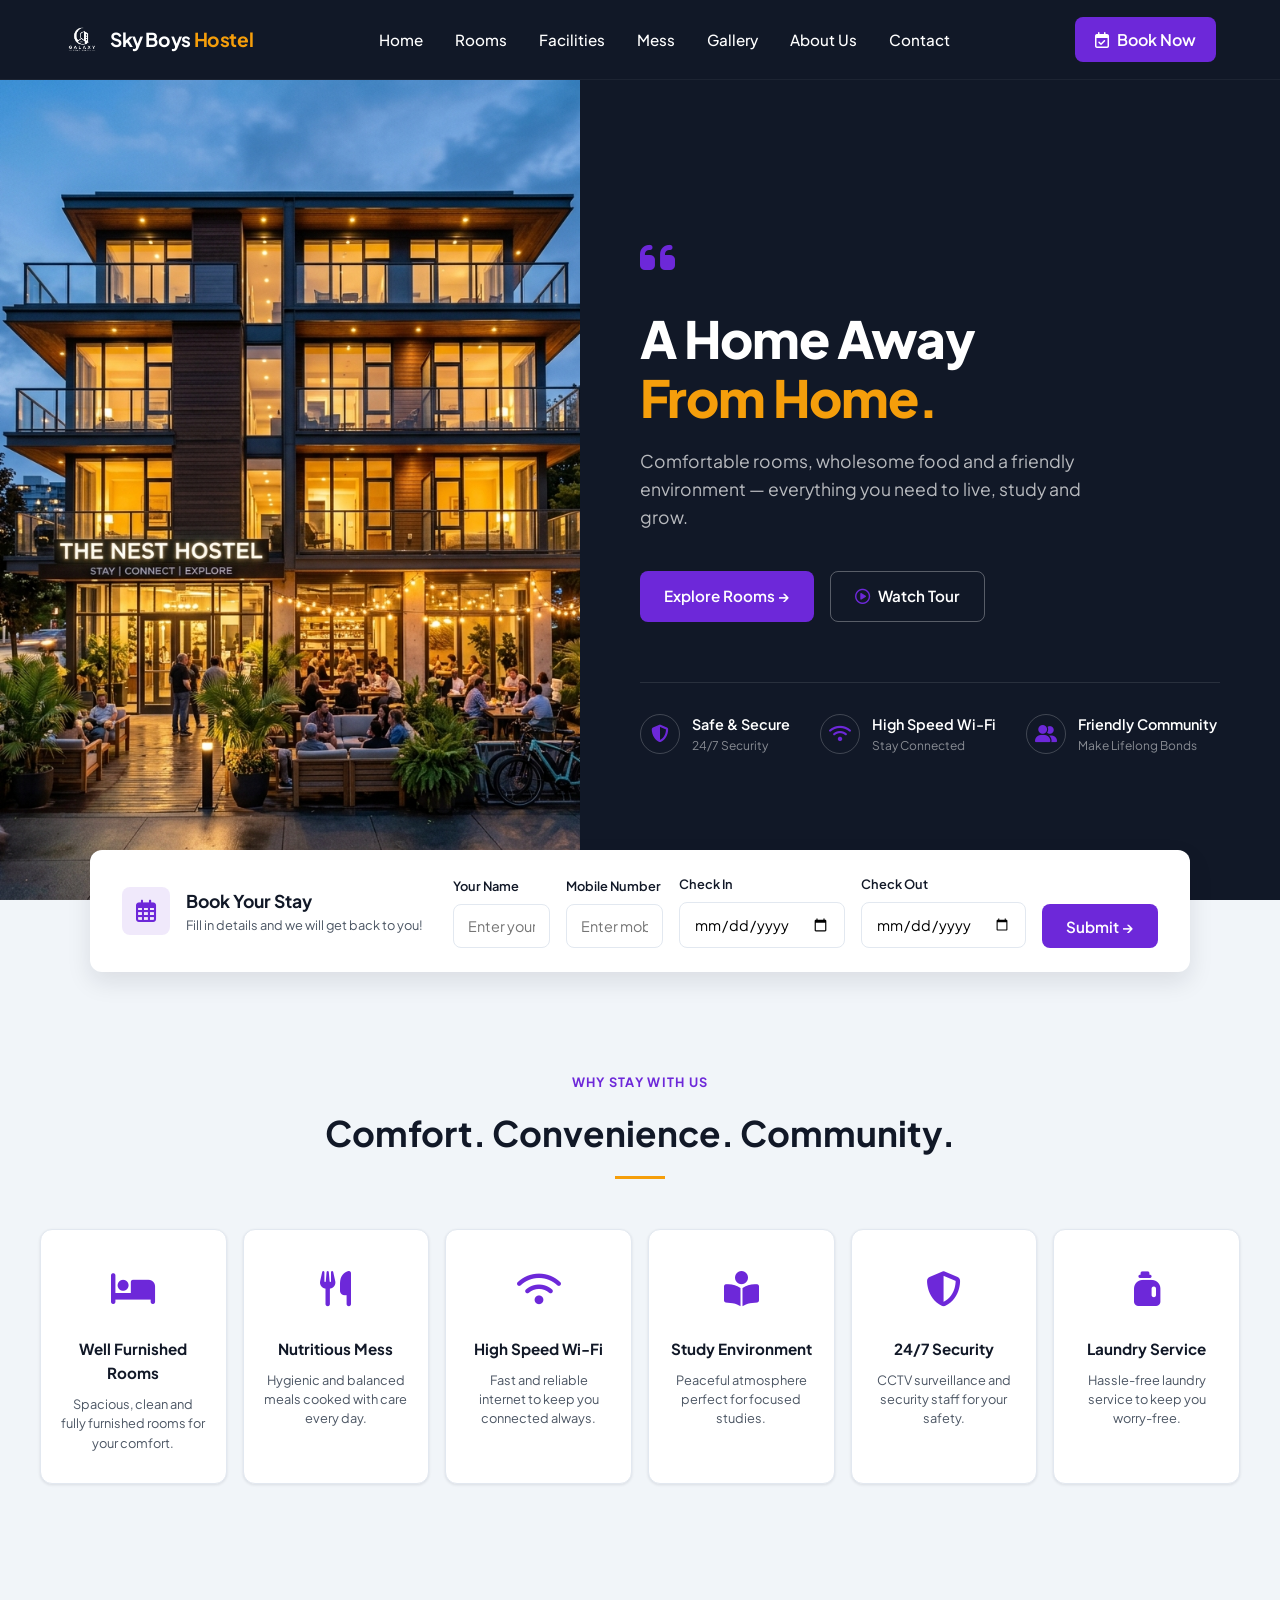
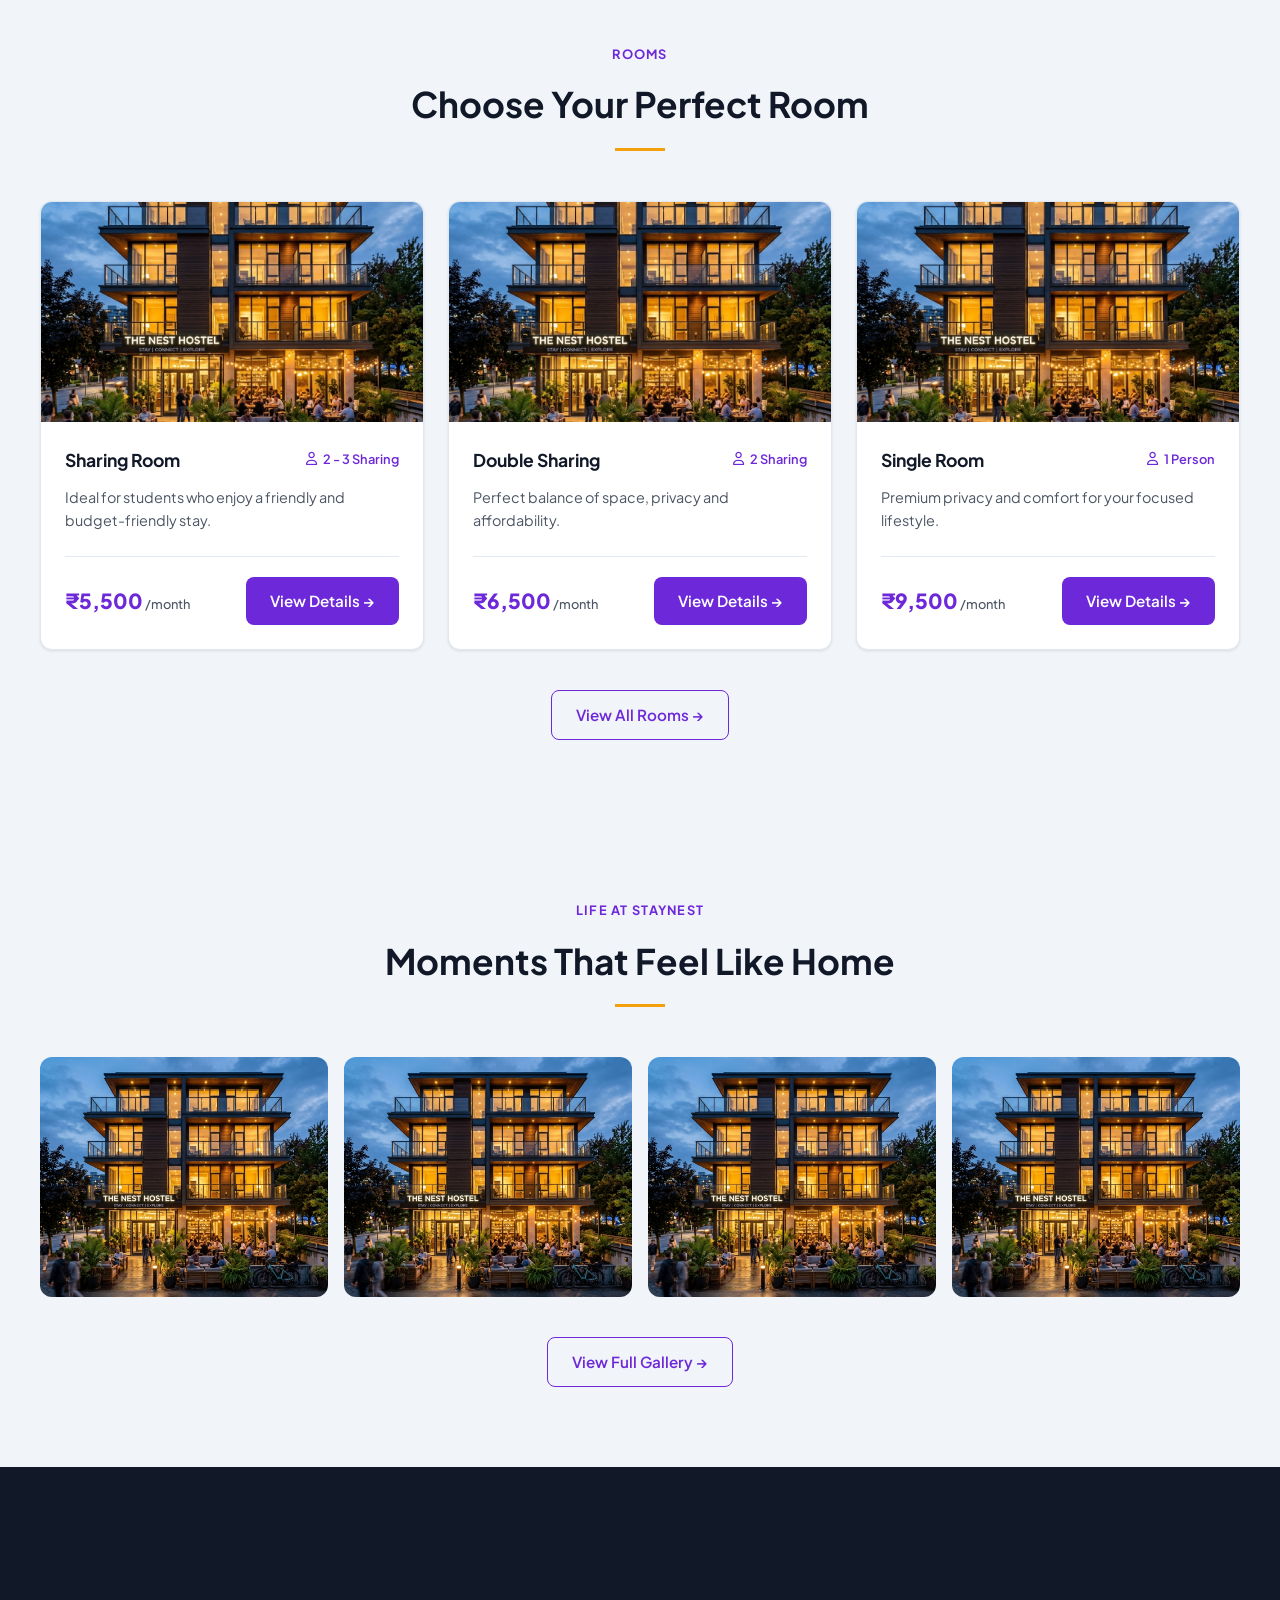
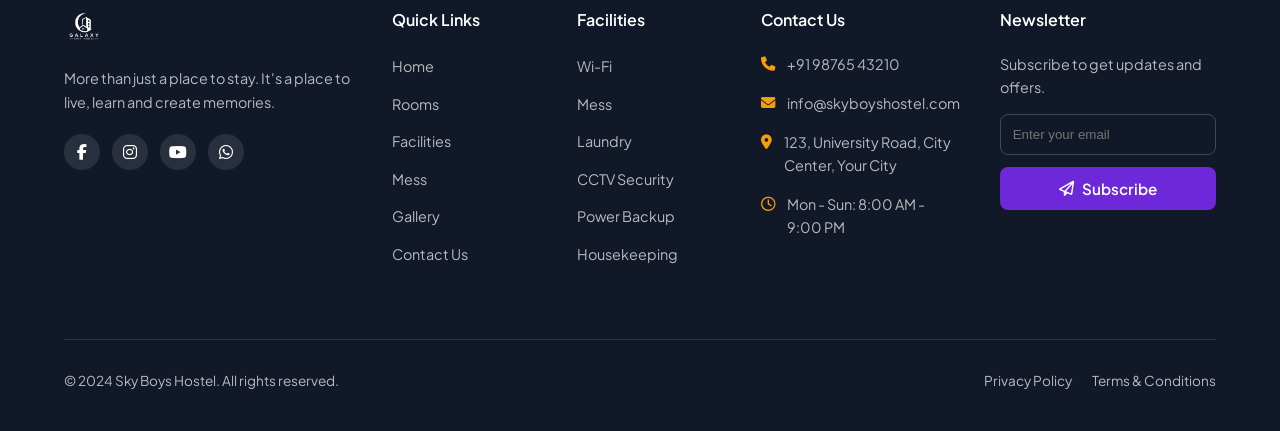
<file: index.html>
<!DOCTYPE html>
<html lang="en">
<head>
  <meta charset="UTF-8">
  <meta name="viewport" content="width=device-width, initial-scale=1.0">
  <title>Sky Boys Hostel</title>
  <!-- Fonts -->
  <link rel="preconnect" href="https://fonts.googleapis.com">
  <link rel="preconnect" href="https://fonts.gstatic.com" crossorigin>
  <link href="https://fonts.googleapis.com/css2?family=Plus+Jakarta+Sans:wght@400;500;600;700;800&display=swap" rel="stylesheet">
  <!-- Font Awesome -->
  <link rel="stylesheet" href="https://cdnjs.cloudflare.com/ajax/libs/font-awesome/6.4.0/css/all.min.css">
  <!-- Styles -->
  <link rel="stylesheet" href="static/css/style.css">
</head>
<body>

  <!-- NAVBAR -->
  <nav class="navbar" role="navigation">
    <div class="container nav-inner">
      <a href="index.html" class="nav-logo">
        <img src="static/images/Logo.png" alt="Sky Boys Hostel" class="nav-logo-img">
        <span class="nav-logo-text">Sky Boys <span>Hostel</span></span>
      </a>
      <ul class="nav-links">
        <li><a href="index.html" class="nav-link">Home</a></li>
        <li><a href="rooms.html" class="nav-link">Rooms</a></li>
        <li><a href="facilities.html" class="nav-link">Facilities</a></li>
        <li><a href="mess.html" class="nav-link">Mess</a></li>
        <li><a href="gallery.html" class="nav-link">Gallery</a></li>
        <li><a href="about.html" class="nav-link">About Us</a></li>
        <li><a href="contact.html" class="nav-link">Contact</a></li>
      </ul>
      <a href="rooms.html" class="nav-cta"><i class="fa-regular fa-calendar-check"></i> Book Now</a>
    </div>
  </nav>

  
<!-- HERO -->
<section class="hero">
  <div class="hero-image"></div>
  <div class="hero-content">
    <div class="hero-quote-icon"><i class="fa-solid fa-quote-left"></i></div>
    <h1 class="display hero-title">A Home Away<br><span class="text-gold">From Home.</span></h1>
    <p class="hero-subtitle">Comfortable rooms, wholesome food and a friendly environment — everything you need to live, study and grow.</p>
    <div class="hero-actions">
      <a href="rooms.html" class="btn btn-primary">Explore Rooms &rarr;</a>
      <a href="#" class="btn btn-outline-light"><i class="fa-regular fa-circle-play"></i> Watch Tour</a>
    </div>
    <div class="hero-badges">
      <div class="hero-badge">
        <div class="badge-icon"><i class="fa-solid fa-shield-halved"></i></div>
        <div class="badge-info"><h4>Safe &amp; Secure</h4><p>24/7 Security</p></div>
      </div>
      <div class="hero-badge">
        <div class="badge-icon"><i class="fa-solid fa-wifi"></i></div>
        <div class="badge-info"><h4>High Speed Wi-Fi</h4><p>Stay Connected</p></div>
      </div>
      <div class="hero-badge">
        <div class="badge-icon"><i class="fa-solid fa-user-group"></i></div>
        <div class="badge-info"><h4>Friendly Community</h4><p>Make Lifelong Bonds</p></div>
      </div>
    </div>
  </div>
</section>

<!-- BOOKING BAR -->
<div class="booking-bar-wrapper">
  <div class="booking-bar">
    <div class="booking-title">
      <div class="booking-icon"><i class="fa-regular fa-calendar-days"></i></div>
      <div>
        <h3>Book Your Stay</h3>
        <p>Fill in details and we will get back to you!</p>
      </div>
    </div>
    <form class="booking-form">
      <div class="form-col"><label>Your Name</label><input type="text" placeholder="Enter your name"></div>
      <div class="form-col"><label>Mobile Number</label><input type="tel" placeholder="Enter mobile number"></div>
      <div class="form-col"><label>Check In</label><input type="date"></div>
      <div class="form-col"><label>Check Out</label><input type="date"></div>
      <button type="button" class="btn btn-primary">Submit &rarr;</button>
    </form>
  </div>
</div>

<!-- FACILITIES -->
<section class="section facilities-section container">
  <div class="section-header">
    <span class="eyebrow">WHY STAY WITH US</span>
    <h2>Comfort. Convenience. Community.</h2>
    <div class="divider"></div>
  </div>
  <div class="facilities-grid">
    <div class="facility-card">
      <div class="facility-icon"><i class="fa-solid fa-bed"></i></div>
      <h3>Well Furnished Rooms</h3><p>Spacious, clean and fully furnished rooms for your comfort.</p>
    </div>
    <div class="facility-card">
      <div class="facility-icon"><i class="fa-solid fa-utensils"></i></div>
      <h3>Nutritious Mess</h3><p>Hygienic and balanced meals cooked with care every day.</p>
    </div>
    <div class="facility-card">
      <div class="facility-icon"><i class="fa-solid fa-wifi"></i></div>
      <h3>High Speed Wi-Fi</h3><p>Fast and reliable internet to keep you connected always.</p>
    </div>
    <div class="facility-card">
      <div class="facility-icon"><i class="fa-solid fa-book-open-reader"></i></div>
      <h3>Study Environment</h3><p>Peaceful atmosphere perfect for focused studies.</p>
    </div>
    <div class="facility-card">
      <div class="facility-icon"><i class="fa-solid fa-shield-halved"></i></div>
      <h3>24/7 Security</h3><p>CCTV surveillance and security staff for your safety.</p>
    </div>
    <div class="facility-card">
      <div class="facility-icon"><i class="fa-solid fa-jug-detergent"></i></div>
      <h3>Laundry Service</h3><p>Hassle-free laundry service to keep you worry-free.</p>
    </div>
  </div>
</section>

<!-- ROOMS -->
<section class="section container">
  <div class="section-header">
    <span class="eyebrow">ROOMS</span>
    <h2>Choose Your Perfect Room</h2>
    <div class="divider"></div>
  </div>
  <div class="rooms-grid">
    <div class="room-card">
      <img src="static/images/hero-bg.png" class="room-image" alt="Sharing Room">
      <div class="room-content">
        <div class="room-header"><h3>Sharing Room</h3><span class="room-capacity"><i class="fa-regular fa-user"></i> 2 - 3 Sharing</span></div>
        <p class="room-desc">Ideal for students who enjoy a friendly and budget-friendly stay.</p>
        <div class="room-footer"><div class="room-price">&#8377;5,500<span> /month</span></div><a href="#" class="btn btn-primary">View Details &rarr;</a></div>
      </div>
    </div>
    <div class="room-card">
      <img src="static/images/hero-bg.png" class="room-image" alt="Double Sharing">
      <div class="room-content">
        <div class="room-header"><h3>Double Sharing</h3><span class="room-capacity"><i class="fa-regular fa-user"></i> 2 Sharing</span></div>
        <p class="room-desc">Perfect balance of space, privacy and affordability.</p>
        <div class="room-footer"><div class="room-price">&#8377;6,500<span> /month</span></div><a href="#" class="btn btn-primary">View Details &rarr;</a></div>
      </div>
    </div>
    <div class="room-card">
      <img src="static/images/hero-bg.png" class="room-image" alt="Single Room">
      <div class="room-content">
        <div class="room-header"><h3>Single Room</h3><span class="room-capacity"><i class="fa-regular fa-user"></i> 1 Person</span></div>
        <p class="room-desc">Premium privacy and comfort for your focused lifestyle.</p>
        <div class="room-footer"><div class="room-price">&#8377;9,500<span> /month</span></div><a href="#" class="btn btn-primary">View Details &rarr;</a></div>
      </div>
    </div>
  </div>
  <div style="text-align:center;"><a href="rooms.html" class="btn btn-outline-purple">View All Rooms &rarr;</a></div>
</section>

<!-- GALLERY -->
<section class="section container">
  <div class="section-header">
    <span class="eyebrow">LIFE AT STAYNEST</span>
    <h2>Moments That Feel Like Home</h2>
    <div class="divider"></div>
  </div>
  <div class="gallery-grid">
    <div class="gallery-item"><img src="static/images/hero-bg.png" alt="Gallery"></div>
    <div class="gallery-item"><img src="static/images/hero-bg.png" alt="Gallery"></div>
    <div class="gallery-item"><img src="static/images/hero-bg.png" alt="Gallery"></div>
    <div class="gallery-item"><img src="static/images/hero-bg.png" alt="Gallery"></div>
  </div>
  <div style="text-align:center;"><a href="gallery.html" class="btn btn-outline-purple">View Full Gallery &rarr;</a></div>
</section>


  <!-- FOOTER -->
  <footer class="footer">
    <div class="container">
      <div class="footer-grid">
        <div class="footer-brand">
          <img src="static/images/Logo.png" alt="Sky Boys" class="nav-logo-img" style="height:40px;">
          <p>More than just a place to stay. It's a place to live, learn and create memories.</p>
          <div class="social-links">
            <a href="#"><i class="fa-brands fa-facebook-f"></i></a>
            <a href="#"><i class="fa-brands fa-instagram"></i></a>
            <a href="#"><i class="fa-brands fa-youtube"></i></a>
            <a href="#"><i class="fa-brands fa-whatsapp"></i></a>
          </div>
        </div>
        <div>
          <h4>Quick Links</h4>
          <ul class="footer-links">
            <li><a href="index.html">Home</a></li>
            <li><a href="rooms.html">Rooms</a></li>
            <li><a href="facilities.html">Facilities</a></li>
            <li><a href="mess.html">Mess</a></li>
            <li><a href="gallery.html">Gallery</a></li>
            <li><a href="contact.html">Contact Us</a></li>
          </ul>
        </div>
        <div>
          <h4>Facilities</h4>
          <ul class="footer-links">
            <li><a href="#">Wi-Fi</a></li>
            <li><a href="#">Mess</a></li>
            <li><a href="#">Laundry</a></li>
            <li><a href="#">CCTV Security</a></li>
            <li><a href="#">Power Backup</a></li>
            <li><a href="#">Housekeeping</a></li>
          </ul>
        </div>
        <div>
          <h4>Contact Us</h4>
          <ul class="footer-contact">
            <li><i class="fa-solid fa-phone"></i> +91 98765 43210</li>
            <li><i class="fa-solid fa-envelope"></i> info@skyboyshostel.com</li>
            <li><i class="fa-solid fa-location-dot"></i> 123, University Road, City Center, Your City</li>
            <li><i class="fa-regular fa-clock"></i> Mon - Sun: 8:00 AM - 9:00 PM</li>
          </ul>
        </div>
        <div>
          <h4>Newsletter</h4>
          <p style="font-size:0.9rem; margin-bottom:15px;">Subscribe to get updates and offers.</p>
          <form class="newsletter-form">
            <input type="email" placeholder="Enter your email" required>
            <button type="button" class="btn btn-primary" style="width:100%;"><i class="fa-regular fa-paper-plane"></i> Subscribe</button>
          </form>
        </div>
      </div>
      <div class="footer-bottom">
        <p>&copy; 2024 Sky Boys Hostel. All rights reserved.</p>
        <div class="footer-bottom-links">
          <a href="#">Privacy Policy</a>
          <a href="#">Terms &amp; Conditions</a>
        </div>
      </div>
    </div>
  </footer>

</body>
</html>
</file>
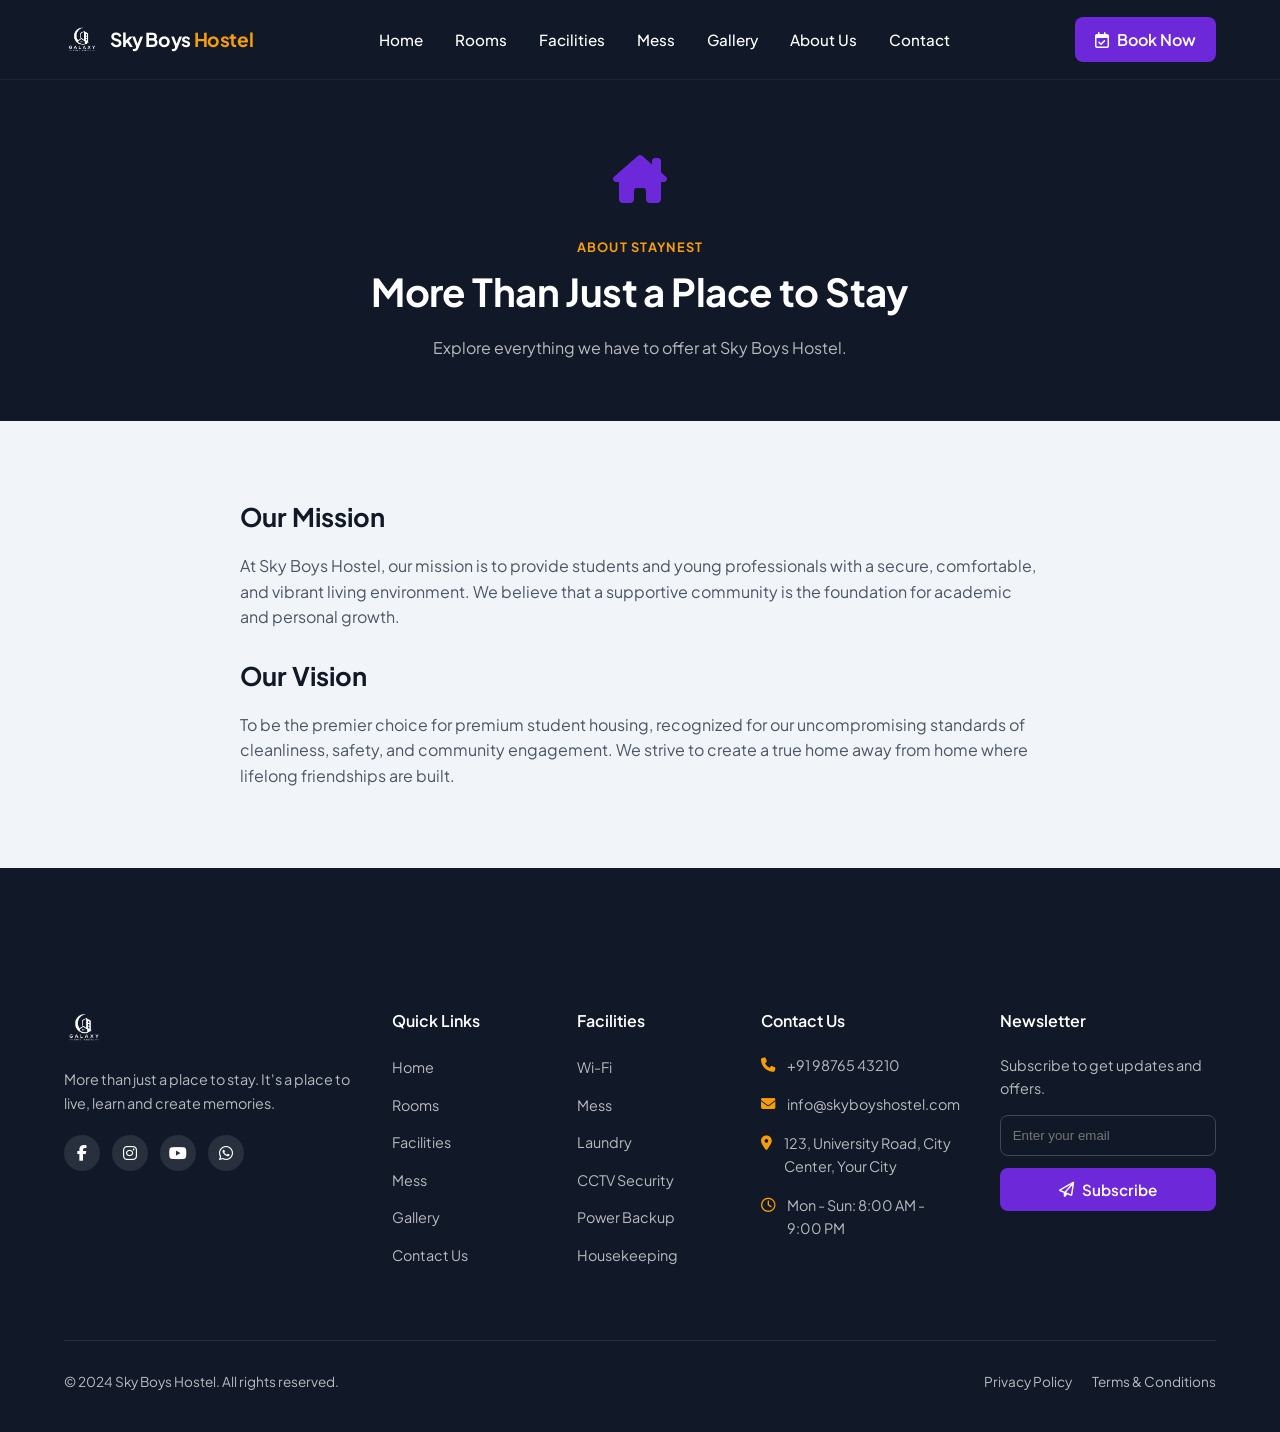
<file: about.html>
<!DOCTYPE html>
<html lang="en">
<head>
  <meta charset="UTF-8">
  <meta name="viewport" content="width=device-width, initial-scale=1.0">
  <title>Sky Boys Hostel</title>
  <!-- Fonts -->
  <link rel="preconnect" href="https://fonts.googleapis.com">
  <link rel="preconnect" href="https://fonts.gstatic.com" crossorigin>
  <link href="https://fonts.googleapis.com/css2?family=Plus+Jakarta+Sans:wght@400;500;600;700;800&display=swap" rel="stylesheet">
  <!-- Font Awesome -->
  <link rel="stylesheet" href="https://cdnjs.cloudflare.com/ajax/libs/font-awesome/6.4.0/css/all.min.css">
  <!-- Styles -->
  <link rel="stylesheet" href="static/css/style.css">
</head>
<body>

  <!-- NAVBAR -->
  <nav class="navbar" role="navigation">
    <div class="container nav-inner">
      <a href="index.html" class="nav-logo">
        <img src="static/images/Logo.png" alt="Sky Boys Hostel" class="nav-logo-img">
        <span class="nav-logo-text">Sky Boys <span>Hostel</span></span>
      </a>
      <ul class="nav-links">
        <li><a href="index.html" class="nav-link">Home</a></li>
        <li><a href="rooms.html" class="nav-link">Rooms</a></li>
        <li><a href="facilities.html" class="nav-link">Facilities</a></li>
        <li><a href="mess.html" class="nav-link">Mess</a></li>
        <li><a href="gallery.html" class="nav-link">Gallery</a></li>
        <li><a href="about.html" class="nav-link">About Us</a></li>
        <li><a href="contact.html" class="nav-link">Contact</a></li>
      </ul>
      <a href="rooms.html" class="nav-cta"><i class="fa-regular fa-calendar-check"></i> Book Now</a>
    </div>
  </nav>

  
<section class="section" style="background: var(--navy-900); padding-top: calc(var(--nav-h) + 60px); padding-bottom: 60px; text-align: center; color: #fff;">
  <div class="container">
    <div style="font-size: 3rem; color: var(--purple); margin-bottom: 20px;"><i class="fa-solid fa-house-chimney"></i></div>
    <span class="eyebrow" style="color: var(--gold); display: block; text-align: center; margin: 0 auto 12px;">ABOUT STAYNEST</span>
    <h1 class="heading-1">More Than Just a Place to Stay</h1>
    <p style="color: rgba(255,255,255,0.7); max-width: 600px; margin: 20px auto 0;">Explore everything we have to offer at Sky Boys Hostel.</p>
  </div>
</section>
<section class="section container" style="max-width: 800px;">
  <h2 class="heading-2" style="margin-bottom: 20px;">Our Mission</h2>
  <p style="color: var(--text-2); margin-bottom: 30px;">At Sky Boys Hostel, our mission is to provide students and young professionals with a secure, comfortable, and vibrant living environment. We believe that a supportive community is the foundation for academic and personal growth.</p>
  <h2 class="heading-2" style="margin-bottom: 20px;">Our Vision</h2>
  <p style="color: var(--text-2);">To be the premier choice for premium student housing, recognized for our uncompromising standards of cleanliness, safety, and community engagement. We strive to create a true home away from home where lifelong friendships are built.</p>
</section>


  <!-- FOOTER -->
  <footer class="footer">
    <div class="container">
      <div class="footer-grid">
        <div class="footer-brand">
          <img src="static/images/Logo.png" alt="Sky Boys" class="nav-logo-img" style="height:40px;">
          <p>More than just a place to stay. It's a place to live, learn and create memories.</p>
          <div class="social-links">
            <a href="#"><i class="fa-brands fa-facebook-f"></i></a>
            <a href="#"><i class="fa-brands fa-instagram"></i></a>
            <a href="#"><i class="fa-brands fa-youtube"></i></a>
            <a href="#"><i class="fa-brands fa-whatsapp"></i></a>
          </div>
        </div>
        <div>
          <h4>Quick Links</h4>
          <ul class="footer-links">
            <li><a href="index.html">Home</a></li>
            <li><a href="rooms.html">Rooms</a></li>
            <li><a href="facilities.html">Facilities</a></li>
            <li><a href="mess.html">Mess</a></li>
            <li><a href="gallery.html">Gallery</a></li>
            <li><a href="contact.html">Contact Us</a></li>
          </ul>
        </div>
        <div>
          <h4>Facilities</h4>
          <ul class="footer-links">
            <li><a href="#">Wi-Fi</a></li>
            <li><a href="#">Mess</a></li>
            <li><a href="#">Laundry</a></li>
            <li><a href="#">CCTV Security</a></li>
            <li><a href="#">Power Backup</a></li>
            <li><a href="#">Housekeeping</a></li>
          </ul>
        </div>
        <div>
          <h4>Contact Us</h4>
          <ul class="footer-contact">
            <li><i class="fa-solid fa-phone"></i> +91 98765 43210</li>
            <li><i class="fa-solid fa-envelope"></i> info@skyboyshostel.com</li>
            <li><i class="fa-solid fa-location-dot"></i> 123, University Road, City Center, Your City</li>
            <li><i class="fa-regular fa-clock"></i> Mon - Sun: 8:00 AM - 9:00 PM</li>
          </ul>
        </div>
        <div>
          <h4>Newsletter</h4>
          <p style="font-size:0.9rem; margin-bottom:15px;">Subscribe to get updates and offers.</p>
          <form class="newsletter-form">
            <input type="email" placeholder="Enter your email" required>
            <button type="button" class="btn btn-primary" style="width:100%;"><i class="fa-regular fa-paper-plane"></i> Subscribe</button>
          </form>
        </div>
      </div>
      <div class="footer-bottom">
        <p>&copy; 2024 Sky Boys Hostel. All rights reserved.</p>
        <div class="footer-bottom-links">
          <a href="#">Privacy Policy</a>
          <a href="#">Terms &amp; Conditions</a>
        </div>
      </div>
    </div>
  </footer>

</body>
</html>
</file>
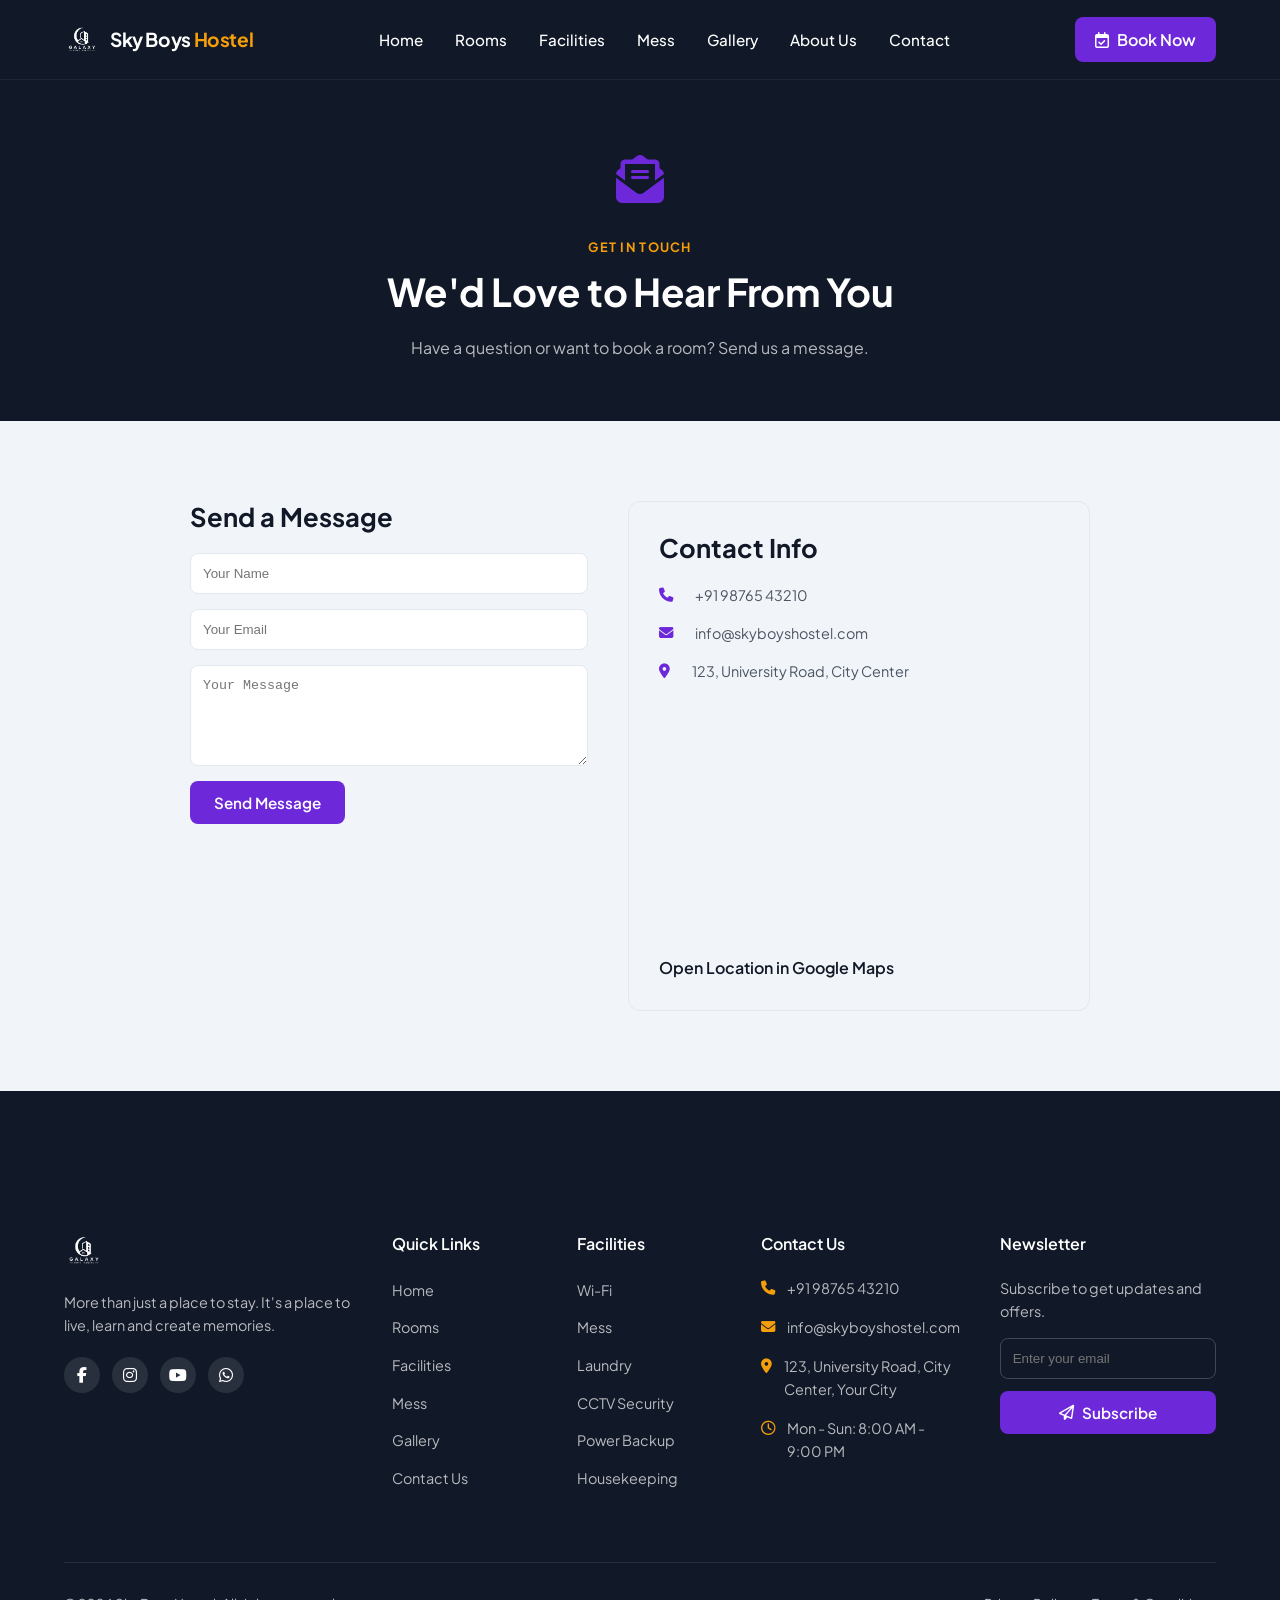
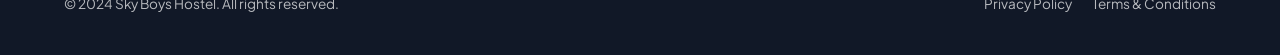
<file: contact.html>
<!DOCTYPE html>
<html lang="en">
<head>
  <meta charset="UTF-8">
  <meta name="viewport" content="width=device-width, initial-scale=1.0">
  <title>Sky Boys Hostel</title>
  <!-- Fonts -->
  <link rel="preconnect" href="https://fonts.googleapis.com">
  <link rel="preconnect" href="https://fonts.gstatic.com" crossorigin>
  <link href="https://fonts.googleapis.com/css2?family=Plus+Jakarta+Sans:wght@400;500;600;700;800&display=swap" rel="stylesheet">
  <!-- Font Awesome -->
  <link rel="stylesheet" href="https://cdnjs.cloudflare.com/ajax/libs/font-awesome/6.4.0/css/all.min.css">
  <!-- Styles -->
  <link rel="stylesheet" href="static/css/style.css">
</head>
<body>

  <!-- NAVBAR -->
  <nav class="navbar" role="navigation">
    <div class="container nav-inner">
      <a href="index.html" class="nav-logo">
        <img src="static/images/Logo.png" alt="Sky Boys Hostel" class="nav-logo-img">
        <span class="nav-logo-text">Sky Boys <span>Hostel</span></span>
      </a>
      <ul class="nav-links">
        <li><a href="index.html" class="nav-link">Home</a></li>
        <li><a href="rooms.html" class="nav-link">Rooms</a></li>
        <li><a href="facilities.html" class="nav-link">Facilities</a></li>
        <li><a href="mess.html" class="nav-link">Mess</a></li>
        <li><a href="gallery.html" class="nav-link">Gallery</a></li>
        <li><a href="about.html" class="nav-link">About Us</a></li>
        <li><a href="contact.html" class="nav-link">Contact</a></li>
      </ul>
      <a href="rooms.html" class="nav-cta"><i class="fa-regular fa-calendar-check"></i> Book Now</a>
    </div>
  </nav>

  
<section class="section" style="background: var(--navy-900); padding-top: calc(var(--nav-h) + 60px); padding-bottom: 60px; text-align: center; color: #fff;">
  <div class="container">
    <div style="font-size: 3rem; color: var(--purple); margin-bottom: 20px;"><i class="fa-solid fa-envelope-open-text"></i></div>
    <span class="eyebrow" style="color: var(--gold); display: block; text-align: center; margin: 0 auto 12px;">GET IN TOUCH</span>
    <h1 class="heading-1">We'd Love to Hear From You</h1>
    <p style="color: rgba(255,255,255,0.7); max-width: 600px; margin: 20px auto 0;">Have a question or want to book a room? Send us a message.</p>
  </div>
</section>
<section class="section container">
  <div style="display: flex; gap: 40px; max-width: 900px; margin: 0 auto;">
    <div style="flex: 1;">
      <h2 class="heading-2" style="margin-bottom: 20px;">Send a Message</h2>
      <form style="display: flex; flex-direction: column; gap: 15px;">
        <input type="text" placeholder="Your Name" style="padding: 12px; border: 1px solid var(--border); border-radius: var(--radius-sm); outline: none;" required>
        <input type="email" placeholder="Your Email" style="padding: 12px; border: 1px solid var(--border); border-radius: var(--radius-sm); outline: none;" required>
        <textarea placeholder="Your Message" rows="5" style="padding: 12px; border: 1px solid var(--border); border-radius: var(--radius-sm); outline: none; resize: vertical;" required></textarea>
        <button type="button" class="btn btn-primary" style="align-self: flex-start;">Send Message</button>
      </form>
    </div>
    <div style="flex: 1; background: var(--bg); padding: 30px; border-radius: var(--radius); border: 1px solid var(--border);">
      <h2 class="heading-2" style="margin-bottom: 20px;">Contact Info</h2>
      <ul class="footer-contact" style="list-style: none; padding: 0; color: var(--text-2);">
        <li style="margin-bottom: 15px;"><i class="fa-solid fa-phone" style="color: var(--purple); margin-right: 10px;"></i> +91 98765 43210</li>
        <li style="margin-bottom: 15px;"><i class="fa-solid fa-envelope" style="color: var(--purple); margin-right: 10px;"></i> info@skyboyshostel.com</li>
        <li style="margin-bottom: 15px;"><i class="fa-solid fa-location-dot" style="color: var(--purple); margin-right: 10px;"></i> 123, University Road, City Center</li>
      </ul>
      <iframe src="https://www.google.com/maps/embed?pb=!1m14!1m12!1m3!1d274.16802073993335!2d73.07248157817489!3d33.63230935434879!2m3!1f0!2f0!3f0!3m2!1i1024!2i768!4f13.1!5e0!3m2!1sen!2s!4v1781690873540!5m2!1sen!2s" width="400" height="250" style="border:0;" allowfullscreen="" loading="lazy" referrerpolicy="no-referrer-when-downgrade"></iframe>
  <span style="font-weight: 600;">Open Location in Google Maps</span>
</a>
    </div>
  </div>
</section>


  <!-- FOOTER -->
  <footer class="footer">
    <div class="container">
      <div class="footer-grid">
        <div class="footer-brand">
          <img src="static/images/Logo.png" alt="Sky Boys" class="nav-logo-img" style="height:40px;">
          <p>More than just a place to stay. It's a place to live, learn and create memories.</p>
          <div class="social-links">
            <a href="#"><i class="fa-brands fa-facebook-f"></i></a>
            <a href="#"><i class="fa-brands fa-instagram"></i></a>
            <a href="#"><i class="fa-brands fa-youtube"></i></a>
            <a href="#"><i class="fa-brands fa-whatsapp"></i></a>
          </div>
        </div>
        <div>
          <h4>Quick Links</h4>
          <ul class="footer-links">
            <li><a href="index.html">Home</a></li>
            <li><a href="rooms.html">Rooms</a></li>
            <li><a href="facilities.html">Facilities</a></li>
            <li><a href="mess.html">Mess</a></li>
            <li><a href="gallery.html">Gallery</a></li>
            <li><a href="contact.html">Contact Us</a></li>
          </ul>
        </div>
        <div>
          <h4>Facilities</h4>
          <ul class="footer-links">
            <li><a href="#">Wi-Fi</a></li>
            <li><a href="#">Mess</a></li>
            <li><a href="#">Laundry</a></li>
            <li><a href="#">CCTV Security</a></li>
            <li><a href="#">Power Backup</a></li>
            <li><a href="#">Housekeeping</a></li>
          </ul>
        </div>
        <div>
          <h4>Contact Us</h4>
          <ul class="footer-contact">
            <li><i class="fa-solid fa-phone"></i> +91 98765 43210</li>
            <li><i class="fa-solid fa-envelope"></i> info@skyboyshostel.com</li>
            <li><i class="fa-solid fa-location-dot"></i> 123, University Road, City Center, Your City</li>
            <li><i class="fa-regular fa-clock"></i> Mon - Sun: 8:00 AM - 9:00 PM</li>
          </ul>
        </div>
        <div>
          <h4>Newsletter</h4>
          <p style="font-size:0.9rem; margin-bottom:15px;">Subscribe to get updates and offers.</p>
          <form class="newsletter-form">
            <input type="email" placeholder="Enter your email" required>
            <button type="button" class="btn btn-primary" style="width:100%;"><i class="fa-regular fa-paper-plane"></i> Subscribe</button>
          </form>
        </div>
      </div>
      <div class="footer-bottom">
        <p>&copy; 2024 Sky Boys Hostel. All rights reserved.</p>
        <div class="footer-bottom-links">
          <a href="#">Privacy Policy</a>
          <a href="#">Terms &amp; Conditions</a>
        </div>
      </div>
    </div>
  </footer>

</body>
</html>
</file>
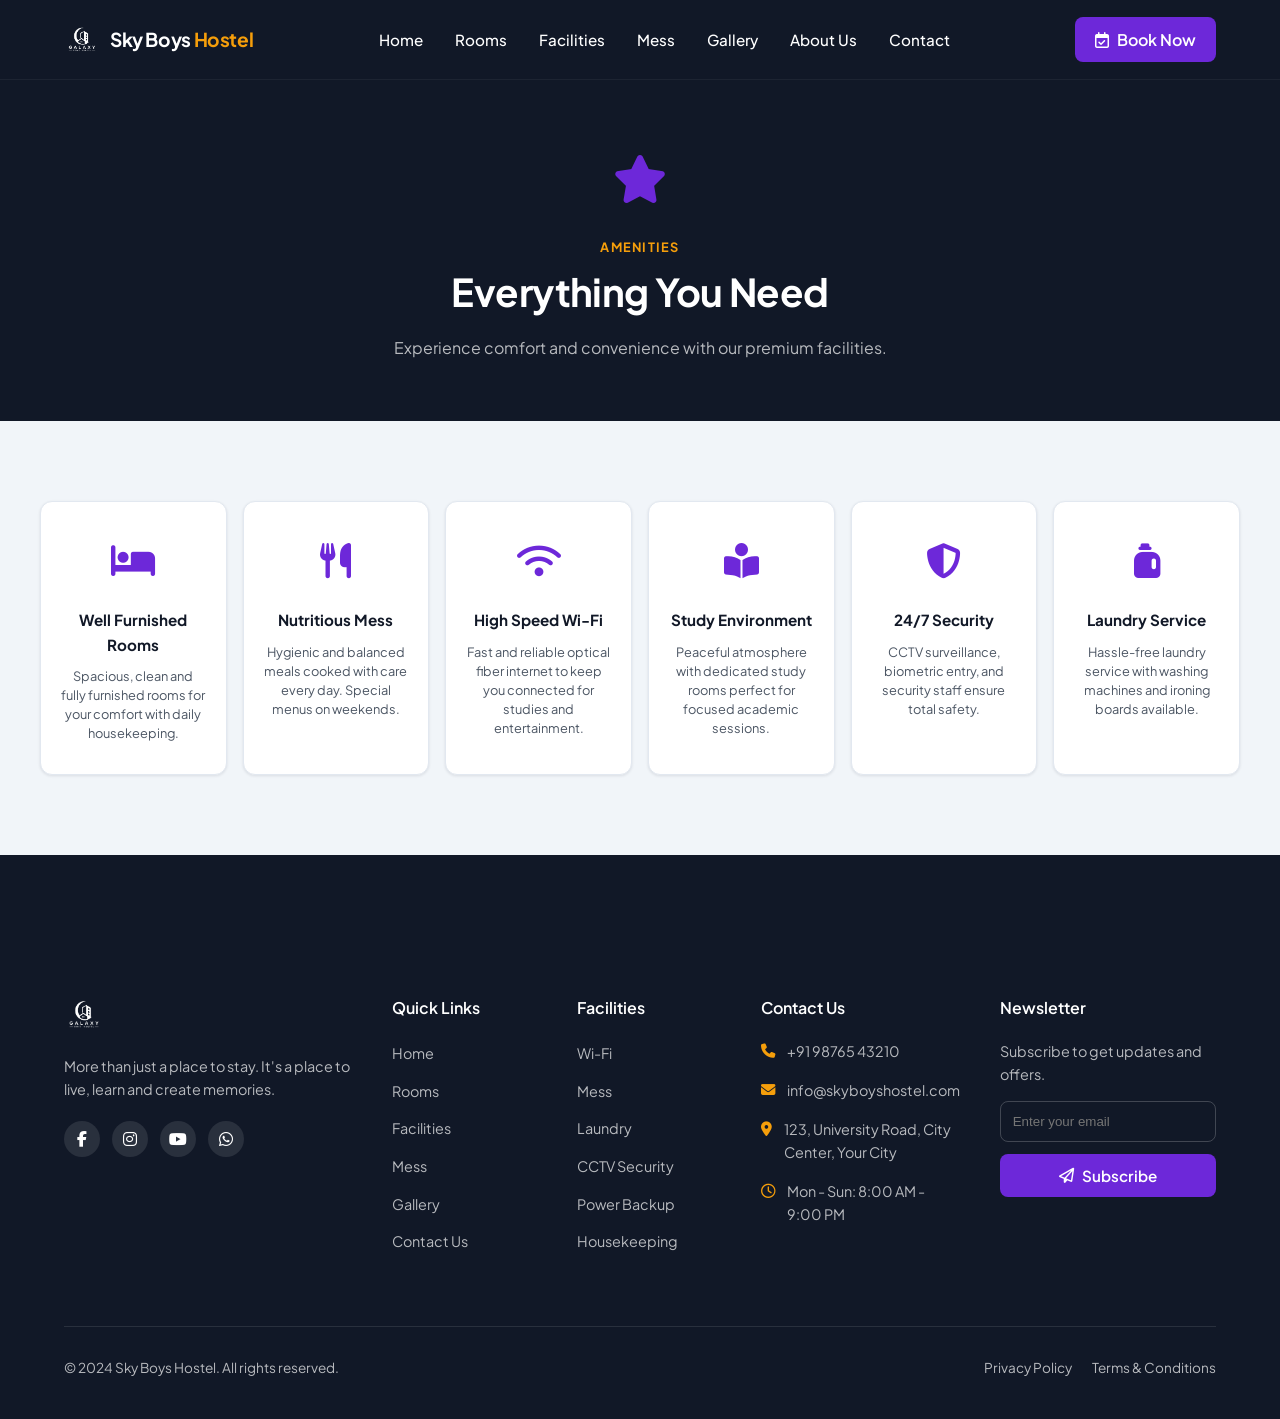
<file: facilities.html>
<!DOCTYPE html>
<html lang="en">
<head>
  <meta charset="UTF-8">
  <meta name="viewport" content="width=device-width, initial-scale=1.0">
  <title>Sky Boys Hostel</title>
  <!-- Fonts -->
  <link rel="preconnect" href="https://fonts.googleapis.com">
  <link rel="preconnect" href="https://fonts.gstatic.com" crossorigin>
  <link href="https://fonts.googleapis.com/css2?family=Plus+Jakarta+Sans:wght@400;500;600;700;800&display=swap" rel="stylesheet">
  <!-- Font Awesome -->
  <link rel="stylesheet" href="https://cdnjs.cloudflare.com/ajax/libs/font-awesome/6.4.0/css/all.min.css">
  <!-- Styles -->
  <link rel="stylesheet" href="static/css/style.css">
</head>
<body>

  <!-- NAVBAR -->
  <nav class="navbar" role="navigation">
    <div class="container nav-inner">
      <a href="index.html" class="nav-logo">
        <img src="static/images/Logo.png" alt="Sky Boys Hostel" class="nav-logo-img">
        <span class="nav-logo-text">Sky Boys <span>Hostel</span></span>
      </a>
      <ul class="nav-links">
        <li><a href="index.html" class="nav-link">Home</a></li>
        <li><a href="rooms.html" class="nav-link">Rooms</a></li>
        <li><a href="facilities.html" class="nav-link">Facilities</a></li>
        <li><a href="mess.html" class="nav-link">Mess</a></li>
        <li><a href="gallery.html" class="nav-link">Gallery</a></li>
        <li><a href="about.html" class="nav-link">About Us</a></li>
        <li><a href="contact.html" class="nav-link">Contact</a></li>
      </ul>
      <a href="rooms.html" class="nav-cta"><i class="fa-regular fa-calendar-check"></i> Book Now</a>
    </div>
  </nav>

  
<section class="section" style="background: var(--navy-900); padding-top: calc(var(--nav-h) + 60px); padding-bottom: 60px; text-align: center; color: #fff;">
  <div class="container">
    <div style="font-size: 3rem; color: var(--purple); margin-bottom: 20px;"><i class="fa-solid fa-star"></i></div>
    <span class="eyebrow" style="color: var(--gold); display: block; text-align: center; margin: 0 auto 12px;">AMENITIES</span>
    <h1 class="heading-1">Everything You Need</h1>
    <p style="color: rgba(255,255,255,0.7); max-width: 600px; margin: 20px auto 0;">Experience comfort and convenience with our premium facilities.</p>
  </div>
</section>
<section class="section container">
  <div class="facilities-grid">
    <div class="facility-card"><div class="facility-icon"><i class="fa-solid fa-bed"></i></div><h3>Well Furnished Rooms</h3><p>Spacious, clean and fully furnished rooms for your comfort with daily housekeeping.</p></div>
    <div class="facility-card"><div class="facility-icon"><i class="fa-solid fa-utensils"></i></div><h3>Nutritious Mess</h3><p>Hygienic and balanced meals cooked with care every day. Special menus on weekends.</p></div>
    <div class="facility-card"><div class="facility-icon"><i class="fa-solid fa-wifi"></i></div><h3>High Speed Wi-Fi</h3><p>Fast and reliable optical fiber internet to keep you connected for studies and entertainment.</p></div>
    <div class="facility-card"><div class="facility-icon"><i class="fa-solid fa-book-open-reader"></i></div><h3>Study Environment</h3><p>Peaceful atmosphere with dedicated study rooms perfect for focused academic sessions.</p></div>
    <div class="facility-card"><div class="facility-icon"><i class="fa-solid fa-shield-halved"></i></div><h3>24/7 Security</h3><p>CCTV surveillance, biometric entry, and security staff ensure total safety.</p></div>
    <div class="facility-card"><div class="facility-icon"><i class="fa-solid fa-jug-detergent"></i></div><h3>Laundry Service</h3><p>Hassle-free laundry service with washing machines and ironing boards available.</p></div>
  </div>
</section>


  <!-- FOOTER -->
  <footer class="footer">
    <div class="container">
      <div class="footer-grid">
        <div class="footer-brand">
          <img src="static/images/Logo.png" alt="Sky Boys" class="nav-logo-img" style="height:40px;">
          <p>More than just a place to stay. It's a place to live, learn and create memories.</p>
          <div class="social-links">
            <a href="#"><i class="fa-brands fa-facebook-f"></i></a>
            <a href="#"><i class="fa-brands fa-instagram"></i></a>
            <a href="#"><i class="fa-brands fa-youtube"></i></a>
            <a href="#"><i class="fa-brands fa-whatsapp"></i></a>
          </div>
        </div>
        <div>
          <h4>Quick Links</h4>
          <ul class="footer-links">
            <li><a href="index.html">Home</a></li>
            <li><a href="rooms.html">Rooms</a></li>
            <li><a href="facilities.html">Facilities</a></li>
            <li><a href="mess.html">Mess</a></li>
            <li><a href="gallery.html">Gallery</a></li>
            <li><a href="contact.html">Contact Us</a></li>
          </ul>
        </div>
        <div>
          <h4>Facilities</h4>
          <ul class="footer-links">
            <li><a href="#">Wi-Fi</a></li>
            <li><a href="#">Mess</a></li>
            <li><a href="#">Laundry</a></li>
            <li><a href="#">CCTV Security</a></li>
            <li><a href="#">Power Backup</a></li>
            <li><a href="#">Housekeeping</a></li>
          </ul>
        </div>
        <div>
          <h4>Contact Us</h4>
          <ul class="footer-contact">
            <li><i class="fa-solid fa-phone"></i> +91 98765 43210</li>
            <li><i class="fa-solid fa-envelope"></i> info@skyboyshostel.com</li>
            <li><i class="fa-solid fa-location-dot"></i> 123, University Road, City Center, Your City</li>
            <li><i class="fa-regular fa-clock"></i> Mon - Sun: 8:00 AM - 9:00 PM</li>
          </ul>
        </div>
        <div>
          <h4>Newsletter</h4>
          <p style="font-size:0.9rem; margin-bottom:15px;">Subscribe to get updates and offers.</p>
          <form class="newsletter-form">
            <input type="email" placeholder="Enter your email" required>
            <button type="button" class="btn btn-primary" style="width:100%;"><i class="fa-regular fa-paper-plane"></i> Subscribe</button>
          </form>
        </div>
      </div>
      <div class="footer-bottom">
        <p>&copy; 2024 Sky Boys Hostel. All rights reserved.</p>
        <div class="footer-bottom-links">
          <a href="#">Privacy Policy</a>
          <a href="#">Terms &amp; Conditions</a>
        </div>
      </div>
    </div>
  </footer>

</body>
</html>
</file>
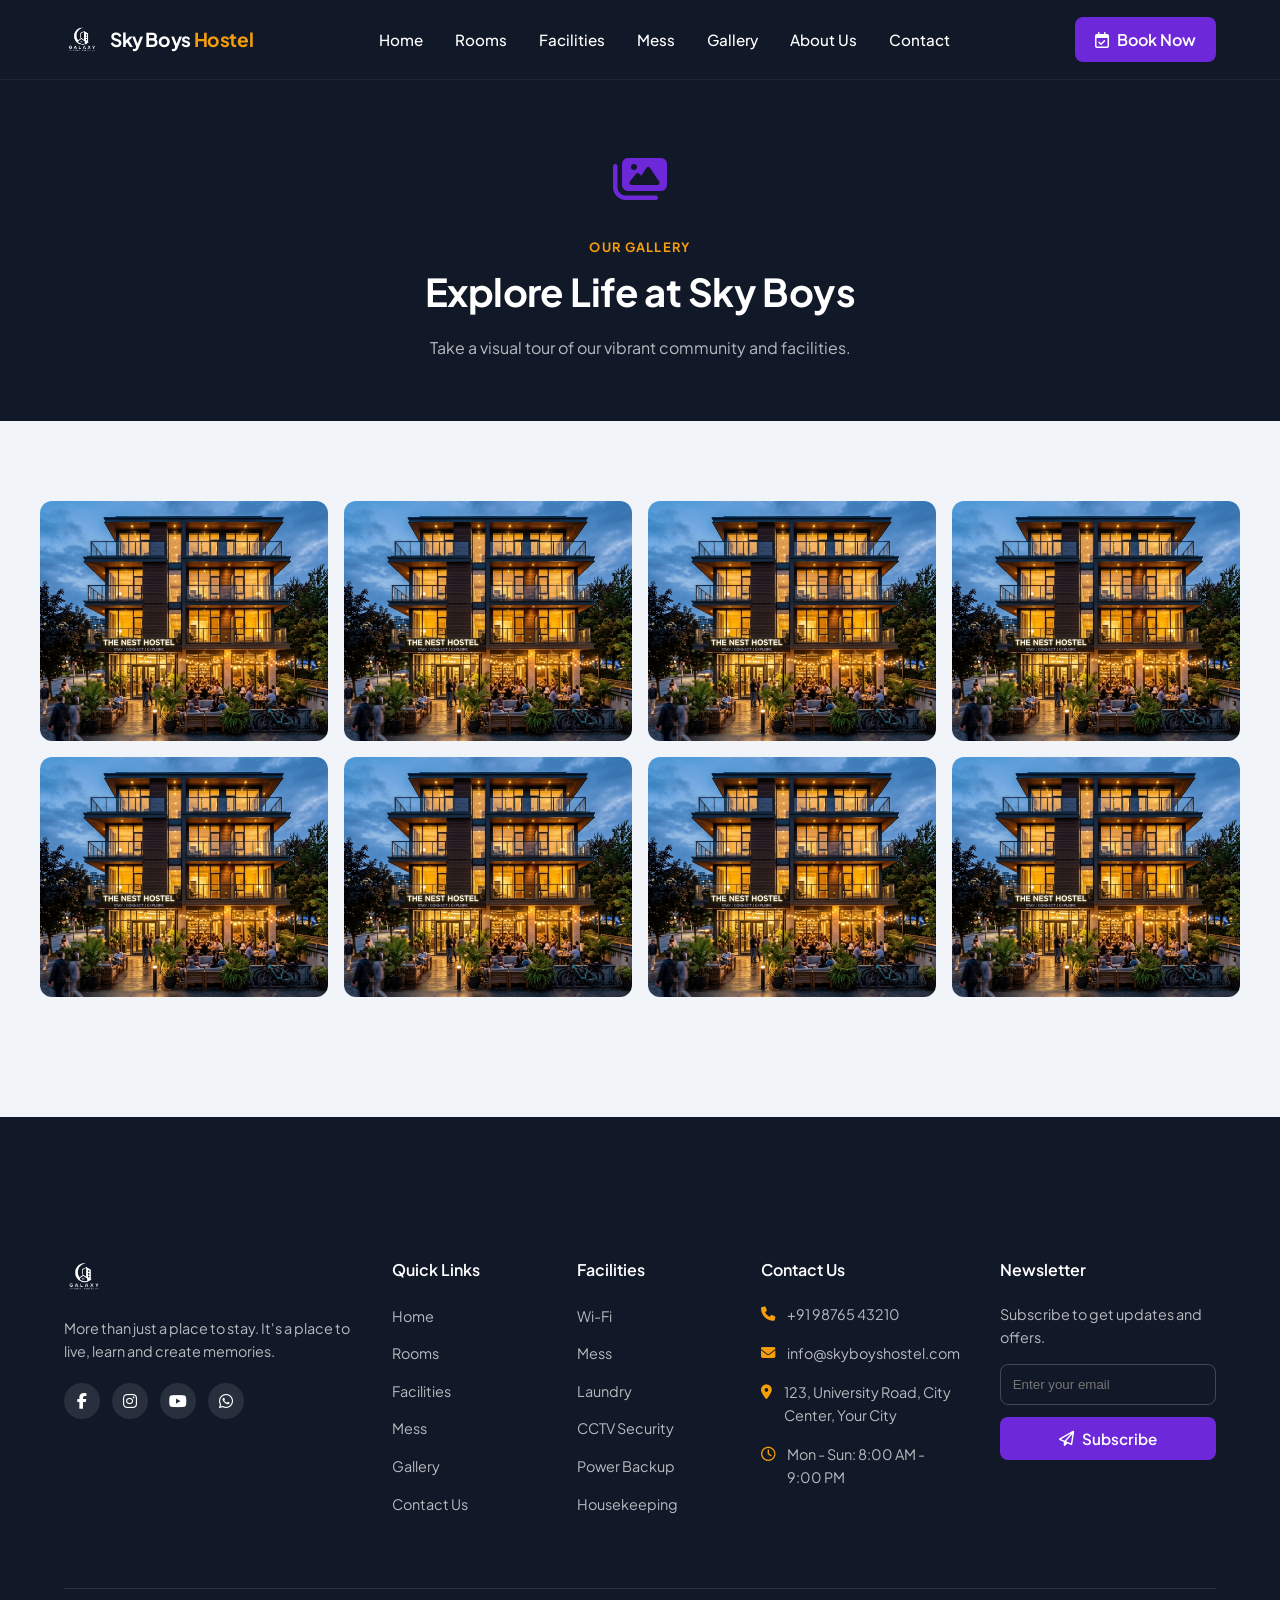
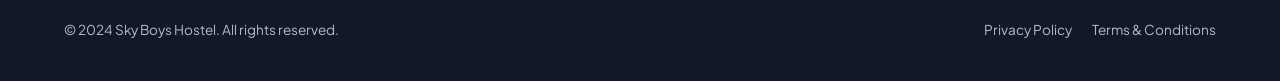
<file: gallery.html>
<!DOCTYPE html>
<html lang="en">
<head>
  <meta charset="UTF-8">
  <meta name="viewport" content="width=device-width, initial-scale=1.0">
  <title>Sky Boys Hostel</title>
  <!-- Fonts -->
  <link rel="preconnect" href="https://fonts.googleapis.com">
  <link rel="preconnect" href="https://fonts.gstatic.com" crossorigin>
  <link href="https://fonts.googleapis.com/css2?family=Plus+Jakarta+Sans:wght@400;500;600;700;800&display=swap" rel="stylesheet">
  <!-- Font Awesome -->
  <link rel="stylesheet" href="https://cdnjs.cloudflare.com/ajax/libs/font-awesome/6.4.0/css/all.min.css">
  <!-- Styles -->
  <link rel="stylesheet" href="static/css/style.css">
</head>
<body>

  <!-- NAVBAR -->
  <nav class="navbar" role="navigation">
    <div class="container nav-inner">
      <a href="index.html" class="nav-logo">
        <img src="static/images/Logo.png" alt="Sky Boys Hostel" class="nav-logo-img">
        <span class="nav-logo-text">Sky Boys <span>Hostel</span></span>
      </a>
      <ul class="nav-links">
        <li><a href="index.html" class="nav-link">Home</a></li>
        <li><a href="rooms.html" class="nav-link">Rooms</a></li>
        <li><a href="facilities.html" class="nav-link">Facilities</a></li>
        <li><a href="mess.html" class="nav-link">Mess</a></li>
        <li><a href="gallery.html" class="nav-link">Gallery</a></li>
        <li><a href="about.html" class="nav-link">About Us</a></li>
        <li><a href="contact.html" class="nav-link">Contact</a></li>
      </ul>
      <a href="rooms.html" class="nav-cta"><i class="fa-regular fa-calendar-check"></i> Book Now</a>
    </div>
  </nav>

  
<section class="section" style="background: var(--navy-900); padding-top: calc(var(--nav-h) + 60px); padding-bottom: 60px; text-align: center; color: #fff;">
  <div class="container">
    <div style="font-size: 3rem; color: var(--purple); margin-bottom: 20px;"><i class="fa-solid fa-images"></i></div>
    <span class="eyebrow" style="color: var(--gold); display: block; text-align: center; margin: 0 auto 12px;">OUR GALLERY</span>
    <h1 class="heading-1">Explore Life at Sky Boys</h1>
    <p style="color: rgba(255,255,255,0.7); max-width: 600px; margin: 20px auto 0;">Take a visual tour of our vibrant community and facilities.</p>
  </div>
</section>
<section class="section container">
  <div class="gallery-grid">
    <div class="gallery-item"><img src="static/images/hero-bg.png" alt="Gallery"></div>
    <div class="gallery-item"><img src="static/images/hero-bg.png" alt="Gallery"></div>
    <div class="gallery-item"><img src="static/images/hero-bg.png" alt="Gallery"></div>
    <div class="gallery-item"><img src="static/images/hero-bg.png" alt="Gallery"></div>
    <div class="gallery-item"><img src="static/images/hero-bg.png" alt="Gallery"></div>
    <div class="gallery-item"><img src="static/images/hero-bg.png" alt="Gallery"></div>
    <div class="gallery-item"><img src="static/images/hero-bg.png" alt="Gallery"></div>
    <div class="gallery-item"><img src="static/images/hero-bg.png" alt="Gallery"></div>
  </div>
</section>


  <!-- FOOTER -->
  <footer class="footer">
    <div class="container">
      <div class="footer-grid">
        <div class="footer-brand">
          <img src="static/images/Logo.png" alt="Sky Boys" class="nav-logo-img" style="height:40px;">
          <p>More than just a place to stay. It's a place to live, learn and create memories.</p>
          <div class="social-links">
            <a href="#"><i class="fa-brands fa-facebook-f"></i></a>
            <a href="#"><i class="fa-brands fa-instagram"></i></a>
            <a href="#"><i class="fa-brands fa-youtube"></i></a>
            <a href="#"><i class="fa-brands fa-whatsapp"></i></a>
          </div>
        </div>
        <div>
          <h4>Quick Links</h4>
          <ul class="footer-links">
            <li><a href="index.html">Home</a></li>
            <li><a href="rooms.html">Rooms</a></li>
            <li><a href="facilities.html">Facilities</a></li>
            <li><a href="mess.html">Mess</a></li>
            <li><a href="gallery.html">Gallery</a></li>
            <li><a href="contact.html">Contact Us</a></li>
          </ul>
        </div>
        <div>
          <h4>Facilities</h4>
          <ul class="footer-links">
            <li><a href="#">Wi-Fi</a></li>
            <li><a href="#">Mess</a></li>
            <li><a href="#">Laundry</a></li>
            <li><a href="#">CCTV Security</a></li>
            <li><a href="#">Power Backup</a></li>
            <li><a href="#">Housekeeping</a></li>
          </ul>
        </div>
        <div>
          <h4>Contact Us</h4>
          <ul class="footer-contact">
            <li><i class="fa-solid fa-phone"></i> +91 98765 43210</li>
            <li><i class="fa-solid fa-envelope"></i> info@skyboyshostel.com</li>
            <li><i class="fa-solid fa-location-dot"></i> 123, University Road, City Center, Your City</li>
            <li><i class="fa-regular fa-clock"></i> Mon - Sun: 8:00 AM - 9:00 PM</li>
          </ul>
        </div>
        <div>
          <h4>Newsletter</h4>
          <p style="font-size:0.9rem; margin-bottom:15px;">Subscribe to get updates and offers.</p>
          <form class="newsletter-form">
            <input type="email" placeholder="Enter your email" required>
            <button type="button" class="btn btn-primary" style="width:100%;"><i class="fa-regular fa-paper-plane"></i> Subscribe</button>
          </form>
        </div>
      </div>
      <div class="footer-bottom">
        <p>&copy; 2024 Sky Boys Hostel. All rights reserved.</p>
        <div class="footer-bottom-links">
          <a href="#">Privacy Policy</a>
          <a href="#">Terms &amp; Conditions</a>
        </div>
      </div>
    </div>
  </footer>

</body>
</html>
</file>
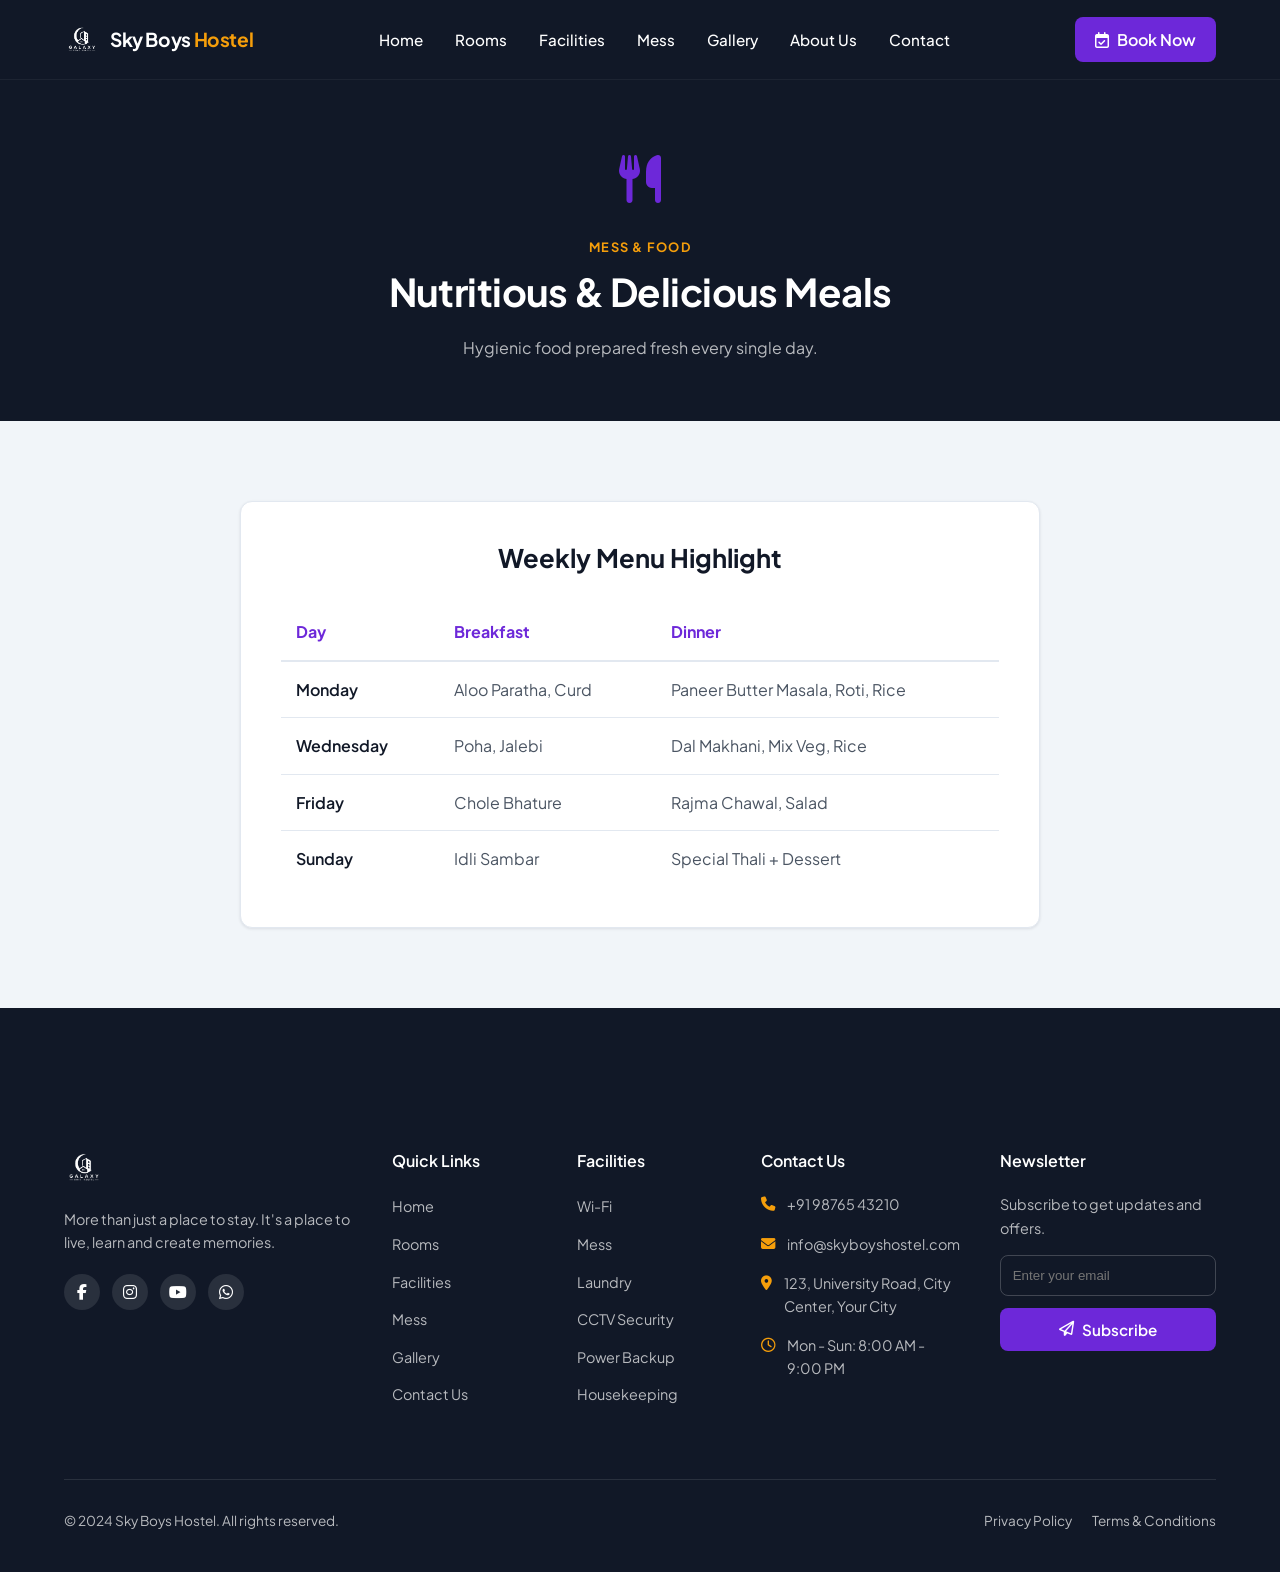
<file: mess.html>
<!DOCTYPE html>
<html lang="en">
<head>
  <meta charset="UTF-8">
  <meta name="viewport" content="width=device-width, initial-scale=1.0">
  <title>Sky Boys Hostel</title>
  <!-- Fonts -->
  <link rel="preconnect" href="https://fonts.googleapis.com">
  <link rel="preconnect" href="https://fonts.gstatic.com" crossorigin>
  <link href="https://fonts.googleapis.com/css2?family=Plus+Jakarta+Sans:wght@400;500;600;700;800&display=swap" rel="stylesheet">
  <!-- Font Awesome -->
  <link rel="stylesheet" href="https://cdnjs.cloudflare.com/ajax/libs/font-awesome/6.4.0/css/all.min.css">
  <!-- Styles -->
  <link rel="stylesheet" href="static/css/style.css">
</head>
<body>

  <!-- NAVBAR -->
  <nav class="navbar" role="navigation">
    <div class="container nav-inner">
      <a href="index.html" class="nav-logo">
        <img src="static/images/Logo.png" alt="Sky Boys Hostel" class="nav-logo-img">
        <span class="nav-logo-text">Sky Boys <span>Hostel</span></span>
      </a>
      <ul class="nav-links">
        <li><a href="index.html" class="nav-link">Home</a></li>
        <li><a href="rooms.html" class="nav-link">Rooms</a></li>
        <li><a href="facilities.html" class="nav-link">Facilities</a></li>
        <li><a href="mess.html" class="nav-link">Mess</a></li>
        <li><a href="gallery.html" class="nav-link">Gallery</a></li>
        <li><a href="about.html" class="nav-link">About Us</a></li>
        <li><a href="contact.html" class="nav-link">Contact</a></li>
      </ul>
      <a href="rooms.html" class="nav-cta"><i class="fa-regular fa-calendar-check"></i> Book Now</a>
    </div>
  </nav>

  
<section class="section" style="background: var(--navy-900); padding-top: calc(var(--nav-h) + 60px); padding-bottom: 60px; text-align: center; color: #fff;">
  <div class="container">
    <div style="font-size: 3rem; color: var(--purple); margin-bottom: 20px;"><i class="fa-solid fa-utensils"></i></div>
    <span class="eyebrow" style="color: var(--gold); display: block; text-align: center; margin: 0 auto 12px;">MESS & FOOD</span>
    <h1 class="heading-1">Nutritious & Delicious Meals</h1>
    <p style="color: rgba(255,255,255,0.7); max-width: 600px; margin: 20px auto 0;">Hygienic food prepared fresh every single day.</p>
  </div>
</section>
<section class="section container" style="max-width: 800px;">
  <div style="background: var(--surface); padding: 40px; border-radius: var(--radius); border: 1px solid var(--border); box-shadow: var(--shadow-sm);">
    <h2 class="heading-2" style="text-align: center; margin-bottom: 30px; color: var(--navy-900);">Weekly Menu Highlight</h2>
    <table style="width: 100%; border-collapse: collapse; text-align: left;">
      <tr style="border-bottom: 2px solid var(--border);"><th style="padding: 15px; color: var(--purple);">Day</th><th style="padding: 15px; color: var(--purple);">Breakfast</th><th style="padding: 15px; color: var(--purple);">Dinner</th></tr>
      <tr style="border-bottom: 1px solid var(--border);"><td style="padding: 15px; font-weight: 600;">Monday</td><td style="padding: 15px; color: var(--text-2);">Aloo Paratha, Curd</td><td style="padding: 15px; color: var(--text-2);">Paneer Butter Masala, Roti, Rice</td></tr>
      <tr style="border-bottom: 1px solid var(--border);"><td style="padding: 15px; font-weight: 600;">Wednesday</td><td style="padding: 15px; color: var(--text-2);">Poha, Jalebi</td><td style="padding: 15px; color: var(--text-2);">Dal Makhani, Mix Veg, Rice</td></tr>
      <tr style="border-bottom: 1px solid var(--border);"><td style="padding: 15px; font-weight: 600;">Friday</td><td style="padding: 15px; color: var(--text-2);">Chole Bhature</td><td style="padding: 15px; color: var(--text-2);">Rajma Chawal, Salad</td></tr>
      <tr><td style="padding: 15px; font-weight: 600;">Sunday</td><td style="padding: 15px; color: var(--text-2);">Idli Sambar</td><td style="padding: 15px; color: var(--text-2);">Special Thali + Dessert</td></tr>
    </table>
  </div>
</section>


  <!-- FOOTER -->
  <footer class="footer">
    <div class="container">
      <div class="footer-grid">
        <div class="footer-brand">
          <img src="static/images/Logo.png" alt="Sky Boys" class="nav-logo-img" style="height:40px;">
          <p>More than just a place to stay. It's a place to live, learn and create memories.</p>
          <div class="social-links">
            <a href="#"><i class="fa-brands fa-facebook-f"></i></a>
            <a href="#"><i class="fa-brands fa-instagram"></i></a>
            <a href="#"><i class="fa-brands fa-youtube"></i></a>
            <a href="#"><i class="fa-brands fa-whatsapp"></i></a>
          </div>
        </div>
        <div>
          <h4>Quick Links</h4>
          <ul class="footer-links">
            <li><a href="index.html">Home</a></li>
            <li><a href="rooms.html">Rooms</a></li>
            <li><a href="facilities.html">Facilities</a></li>
            <li><a href="mess.html">Mess</a></li>
            <li><a href="gallery.html">Gallery</a></li>
            <li><a href="contact.html">Contact Us</a></li>
          </ul>
        </div>
        <div>
          <h4>Facilities</h4>
          <ul class="footer-links">
            <li><a href="#">Wi-Fi</a></li>
            <li><a href="#">Mess</a></li>
            <li><a href="#">Laundry</a></li>
            <li><a href="#">CCTV Security</a></li>
            <li><a href="#">Power Backup</a></li>
            <li><a href="#">Housekeeping</a></li>
          </ul>
        </div>
        <div>
          <h4>Contact Us</h4>
          <ul class="footer-contact">
            <li><i class="fa-solid fa-phone"></i> +91 98765 43210</li>
            <li><i class="fa-solid fa-envelope"></i> info@skyboyshostel.com</li>
            <li><i class="fa-solid fa-location-dot"></i> 123, University Road, City Center, Your City</li>
            <li><i class="fa-regular fa-clock"></i> Mon - Sun: 8:00 AM - 9:00 PM</li>
          </ul>
        </div>
        <div>
          <h4>Newsletter</h4>
          <p style="font-size:0.9rem; margin-bottom:15px;">Subscribe to get updates and offers.</p>
          <form class="newsletter-form">
            <input type="email" placeholder="Enter your email" required>
            <button type="button" class="btn btn-primary" style="width:100%;"><i class="fa-regular fa-paper-plane"></i> Subscribe</button>
          </form>
        </div>
      </div>
      <div class="footer-bottom">
        <p>&copy; 2024 Sky Boys Hostel. All rights reserved.</p>
        <div class="footer-bottom-links">
          <a href="#">Privacy Policy</a>
          <a href="#">Terms &amp; Conditions</a>
        </div>
      </div>
    </div>
  </footer>

</body>
</html>
</file>
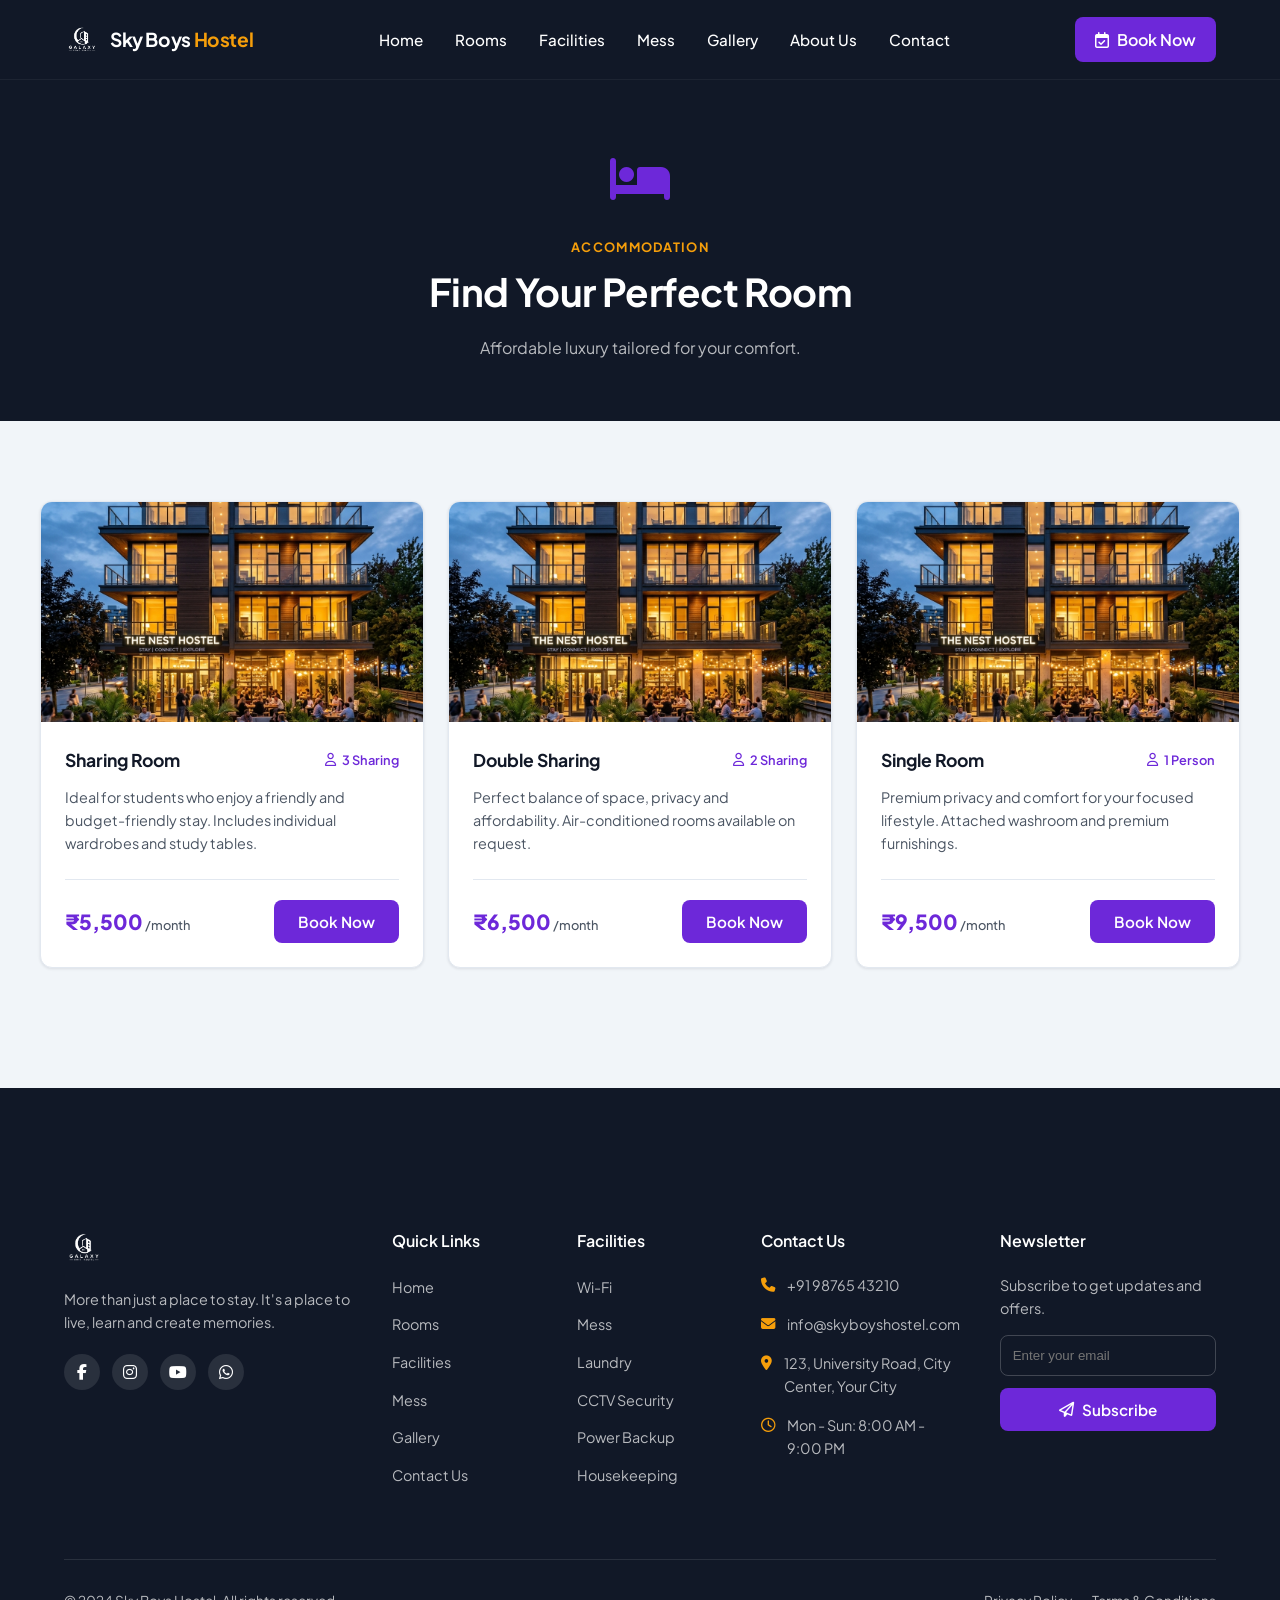
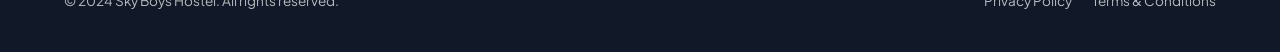
<file: rooms.html>
<!DOCTYPE html>
<html lang="en">
<head>
  <meta charset="UTF-8">
  <meta name="viewport" content="width=device-width, initial-scale=1.0">
  <title>Sky Boys Hostel</title>
  <!-- Fonts -->
  <link rel="preconnect" href="https://fonts.googleapis.com">
  <link rel="preconnect" href="https://fonts.gstatic.com" crossorigin>
  <link href="https://fonts.googleapis.com/css2?family=Plus+Jakarta+Sans:wght@400;500;600;700;800&display=swap" rel="stylesheet">
  <!-- Font Awesome -->
  <link rel="stylesheet" href="https://cdnjs.cloudflare.com/ajax/libs/font-awesome/6.4.0/css/all.min.css">
  <!-- Styles -->
  <link rel="stylesheet" href="static/css/style.css">
</head>
<body>

  <!-- NAVBAR -->
  <nav class="navbar" role="navigation">
    <div class="container nav-inner">
      <a href="index.html" class="nav-logo">
        <img src="static/images/Logo.png" alt="Sky Boys Hostel" class="nav-logo-img">
        <span class="nav-logo-text">Sky Boys <span>Hostel</span></span>
      </a>
      <ul class="nav-links">
        <li><a href="index.html" class="nav-link">Home</a></li>
        <li><a href="rooms.html" class="nav-link">Rooms</a></li>
        <li><a href="facilities.html" class="nav-link">Facilities</a></li>
        <li><a href="mess.html" class="nav-link">Mess</a></li>
        <li><a href="gallery.html" class="nav-link">Gallery</a></li>
        <li><a href="about.html" class="nav-link">About Us</a></li>
        <li><a href="contact.html" class="nav-link">Contact</a></li>
      </ul>
      <a href="rooms.html" class="nav-cta"><i class="fa-regular fa-calendar-check"></i> Book Now</a>
    </div>
  </nav>

  
<section class="section" style="background: var(--navy-900); padding-top: calc(var(--nav-h) + 60px); padding-bottom: 60px; text-align: center; color: #fff;">
  <div class="container">
    <div style="font-size: 3rem; color: var(--purple); margin-bottom: 20px;"><i class="fa-solid fa-bed"></i></div>
    <span class="eyebrow" style="color: var(--gold); display: block; text-align: center; margin: 0 auto 12px;">ACCOMMODATION</span>
    <h1 class="heading-1">Find Your Perfect Room</h1>
    <p style="color: rgba(255,255,255,0.7); max-width: 600px; margin: 20px auto 0;">Affordable luxury tailored for your comfort.</p>
  </div>
</section>
<section class="section container">
  <div class="rooms-grid">
    <div class="room-card">
      <img src="static/images/hero-bg.png" class="room-image" alt="Sharing Room">
      <div class="room-content">
        <div class="room-header"><h3>Sharing Room</h3><span class="room-capacity"><i class="fa-regular fa-user"></i> 3 Sharing</span></div>
        <p class="room-desc">Ideal for students who enjoy a friendly and budget-friendly stay. Includes individual wardrobes and study tables.</p>
        <div class="room-footer"><div class="room-price">&#8377;5,500<span> /month</span></div><button class="btn btn-primary">Book Now</button></div>
      </div>
    </div>
    <div class="room-card">
      <img src="static/images/hero-bg.png" class="room-image" alt="Double Sharing">
      <div class="room-content">
        <div class="room-header"><h3>Double Sharing</h3><span class="room-capacity"><i class="fa-regular fa-user"></i> 2 Sharing</span></div>
        <p class="room-desc">Perfect balance of space, privacy and affordability. Air-conditioned rooms available on request.</p>
        <div class="room-footer"><div class="room-price">&#8377;6,500<span> /month</span></div><button class="btn btn-primary">Book Now</button></div>
      </div>
    </div>
    <div class="room-card">
      <img src="static/images/hero-bg.png" class="room-image" alt="Single Room">
      <div class="room-content">
        <div class="room-header"><h3>Single Room</h3><span class="room-capacity"><i class="fa-regular fa-user"></i> 1 Person</span></div>
        <p class="room-desc">Premium privacy and comfort for your focused lifestyle. Attached washroom and premium furnishings.</p>
        <div class="room-footer"><div class="room-price">&#8377;9,500<span> /month</span></div><button class="btn btn-primary">Book Now</button></div>
      </div>
    </div>
  </div>
</section>


  <!-- FOOTER -->
  <footer class="footer">
    <div class="container">
      <div class="footer-grid">
        <div class="footer-brand">
          <img src="static/images/Logo.png" alt="Sky Boys" class="nav-logo-img" style="height:40px;">
          <p>More than just a place to stay. It's a place to live, learn and create memories.</p>
          <div class="social-links">
            <a href="#"><i class="fa-brands fa-facebook-f"></i></a>
            <a href="#"><i class="fa-brands fa-instagram"></i></a>
            <a href="#"><i class="fa-brands fa-youtube"></i></a>
            <a href="#"><i class="fa-brands fa-whatsapp"></i></a>
          </div>
        </div>
        <div>
          <h4>Quick Links</h4>
          <ul class="footer-links">
            <li><a href="index.html">Home</a></li>
            <li><a href="rooms.html">Rooms</a></li>
            <li><a href="facilities.html">Facilities</a></li>
            <li><a href="mess.html">Mess</a></li>
            <li><a href="gallery.html">Gallery</a></li>
            <li><a href="contact.html">Contact Us</a></li>
          </ul>
        </div>
        <div>
          <h4>Facilities</h4>
          <ul class="footer-links">
            <li><a href="#">Wi-Fi</a></li>
            <li><a href="#">Mess</a></li>
            <li><a href="#">Laundry</a></li>
            <li><a href="#">CCTV Security</a></li>
            <li><a href="#">Power Backup</a></li>
            <li><a href="#">Housekeeping</a></li>
          </ul>
        </div>
        <div>
          <h4>Contact Us</h4>
          <ul class="footer-contact">
            <li><i class="fa-solid fa-phone"></i> +91 98765 43210</li>
            <li><i class="fa-solid fa-envelope"></i> info@skyboyshostel.com</li>
            <li><i class="fa-solid fa-location-dot"></i> 123, University Road, City Center, Your City</li>
            <li><i class="fa-regular fa-clock"></i> Mon - Sun: 8:00 AM - 9:00 PM</li>
          </ul>
        </div>
        <div>
          <h4>Newsletter</h4>
          <p style="font-size:0.9rem; margin-bottom:15px;">Subscribe to get updates and offers.</p>
          <form class="newsletter-form">
            <input type="email" placeholder="Enter your email" required>
            <button type="button" class="btn btn-primary" style="width:100%;"><i class="fa-regular fa-paper-plane"></i> Subscribe</button>
          </form>
        </div>
      </div>
      <div class="footer-bottom">
        <p>&copy; 2024 Sky Boys Hostel. All rights reserved.</p>
        <div class="footer-bottom-links">
          <a href="#">Privacy Policy</a>
          <a href="#">Terms &amp; Conditions</a>
        </div>
      </div>
    </div>
  </footer>

</body>
</html>
</file>
<file: static/css/style.css>
/* =============================================
   STAYNEST HOSTEL — DESIGN SYSTEM
   Theme: Royal Purple & Midnight Blue
   ============================================= */

:root {
  --navy-900:   #111827; /* Midnight Blue */
  --purple:     #6D28D9; /* Royal Purple */
  --purple-hover: #5B21B6;
  --gold:       #F59E0B; /* Gold */
  --gold-hover: #D97706;
  --slate:      #94A3B8; /* Slate Gray */
  --bg:         #F1F5F9; /* Soft White */
  --surface:    #FFFFFF;
  --border:     #E2E8F0;
  --text-1:     #111827;
  --text-2:     #4B5563;
  --radius:     12px;
  --radius-sm:  8px;
  --radius-lg:  20px;
  --shadow-sm:  0 1px 3px rgba(17,24,39,.1);
  --shadow:     0 4px 15px rgba(17,24,39,.08);
  --shadow-lg:  0 10px 25px rgba(17,24,39,.1);
  --nav-h:      80px;
}

*, *::before, *::after { box-sizing: border-box; margin: 0; padding: 0; }
html { scroll-behavior: smooth; }
body {
  font-family: 'Plus Jakarta Sans', system-ui, -apple-system, sans-serif;
  color: var(--text-1);
  background: var(--bg);
  line-height: 1.6;
}
img { max-width: 100%; display: block; }
a { text-decoration: none; color: inherit; transition: color 0.2s; }
ul, ol { list-style: none; }
button { font-family: inherit; cursor: pointer; border: none; background: none; }

/* ─── TYPOGRAPHY ─────────────────────────── */
.display { font-size: clamp(2.5rem, 4vw, 3.5rem); font-weight: 800; line-height: 1.15; letter-spacing: -0.02em; }
.heading-1 { font-size: clamp(2rem, 3vw, 2.5rem); font-weight: 700; line-height: 1.2; letter-spacing: -0.015em; }
.heading-2 { font-size: clamp(1.4rem, 2vw, 1.8rem); font-weight: 700; line-height: 1.25; }
.eyebrow { font-size: 0.8rem; font-weight: 700; letter-spacing: 0.1em; text-transform: uppercase; color: var(--purple); margin-bottom: 12px; display: block;}
.text-gold { color: var(--gold); }
.text-purple { color: var(--purple); }

/* ─── LAYOUT ─────────────────────────────── */
.container { width: 100%; max-width: 1200px; margin: 0 auto; padding: 0 24px; }
.section { padding: 80px 0; }
.section-header { text-align: center; margin-bottom: 50px; }
.section-header h2 { font-size: 2.2rem; }
.section-header .divider { width: 50px; height: 3px; background: var(--gold); margin: 15px auto 0; }

/* ─── BUTTONS ────────────────────────────── */
.btn {
  display: inline-flex; align-items: center; justify-content: center; gap: 8px;
  padding: 12px 24px; border-radius: var(--radius-sm);
  font-size: 0.95rem; font-weight: 600;
  transition: all 0.2s;
}
.btn-primary { background: var(--purple); color: #fff; }
.btn-primary:hover { background: var(--purple-hover); transform: translateY(-2px); }
.btn-gold { background: var(--gold); color: #fff; }
.btn-gold:hover { background: var(--gold-hover); transform: translateY(-2px); }
.btn-outline { border: 1px solid var(--border); background: transparent; color: var(--text-1); }
.btn-outline:hover { border-color: var(--purple); color: var(--purple); }
.btn-outline-purple { border: 1.5px solid var(--purple); background: transparent; color: var(--purple); }
.btn-outline-purple:hover { background: var(--purple); color: #fff; }

/* ─── NAVBAR ─────────────────────────────── */
.navbar {
  position: fixed; top: 0; left: 0; right: 0; height: var(--nav-h);
  background: var(--navy-900); z-index: 1000;
  display: flex; align-items: center;
  border-bottom: 1px solid rgba(255,255,255,0.05);
}
.navbar.scrolled {
  background: var(--navy-900);
  box-shadow: 0 4px 20px rgba(0,0,0,0.3);
}
.nav-inner {
  display: flex; align-items: center; justify-content: space-between; width: 100%;
}
.nav-logo { display: flex; align-items: center; gap: 10px; }
.nav-logo-img { height: 36px; filter: brightness(0) invert(1); } /* Logo is always white on dark nav */
.nav-logo-text { font-size: 1.2rem; font-weight: 700; color: #fff; letter-spacing: -0.02em; }
.nav-logo-text span { color: var(--gold); }

.nav-links { display: flex; gap: 32px; }
.nav-link { color: #fff; font-size: 0.95rem; font-weight: 500; }
.nav-link:hover, .nav-link.active { color: var(--purple); }

.nav-cta { background: var(--purple); color: #fff; padding: 10px 20px; border-radius: var(--radius-sm); font-weight: 600; display: flex; align-items: center; gap: 8px;}
.nav-cta:hover { background: var(--purple-hover); }

/* ─── HERO SPLIT LAYOUT ──────────────────── */
.hero {
  display: flex; height: 100vh; min-height: 700px;
  background: var(--navy-900); padding-top: var(--nav-h);
}
.hero-image {
  flex: 1; position: relative;
  background-image: url('../images/hero-bg.png');
  background-size: cover; background-position: center;
}
.hero-content {
  flex: 1; padding: 60px;
  display: flex; flex-direction: column; justify-content: center;
}
.hero-quote-icon { font-size: 2.5rem; color: var(--purple); margin-bottom: 20px; }
.hero-title { color: #fff; margin-bottom: 20px; }
.hero-subtitle { color: rgba(255,255,255,0.7); font-size: 1.1rem; max-width: 450px; margin-bottom: 40px; }
.hero-actions { display: flex; gap: 16px; margin-bottom: 60px; }
.btn-outline-light { border: 1px solid rgba(255,255,255,0.3); color: #fff; }
.btn-outline-light:hover { background: rgba(255,255,255,0.1); border-color: #fff; }
.btn-outline-light i { color: var(--purple); }

.hero-badges { display: flex; gap: 30px; border-top: 1px solid rgba(255,255,255,0.1); padding-top: 30px; }
.hero-badge { display: flex; align-items: center; gap: 12px; }
.badge-icon { width: 40px; height: 40px; border-radius: 50%; border: 1px solid rgba(255,255,255,0.2); display: flex; align-items: center; justify-content: center; color: var(--purple); font-size: 1.1rem; }
.badge-info h4 { color: #fff; font-size: 0.9rem; font-weight: 600; }
.badge-info p { color: rgba(255,255,255,0.5); font-size: 0.75rem; }

/* ─── BOOKING BAR ────────────────────────── */
.booking-bar-wrapper { margin-top: -50px; position: relative; z-index: 10; padding: 0 24px;}
.booking-bar {
  max-width: 1100px; margin: 0 auto;
  background: var(--surface); border-radius: var(--radius);
  box-shadow: var(--shadow-lg); padding: 24px 32px;
  display: flex; align-items: center; gap: 30px;
}
.booking-title { display: flex; align-items: center; gap: 16px; flex-shrink: 0; min-width: 200px; }
.booking-icon { width: 48px; height: 48px; background: rgba(109,40,217,0.1); color: var(--purple); border-radius: var(--radius-sm); display: flex; align-items: center; justify-content: center; font-size: 1.4rem; }
.booking-title h3 { font-size: 1.1rem; color: var(--navy-900); }
.booking-title p { font-size: 0.8rem; color: var(--text-2); }
.booking-form { display: flex; gap: 16px; flex: 1; align-items: flex-end; }
.form-col { flex: 1; }
.form-col label { display: block; font-size: 0.8rem; font-weight: 600; color: var(--navy-900); margin-bottom: 8px; }
.form-col input { width: 100%; padding: 12px 14px; border: 1px solid var(--border); border-radius: var(--radius-sm); font-family: inherit; font-size: 0.9rem; outline: none; transition: border 0.2s;}
.form-col input:focus { border-color: var(--purple); }
.booking-form .btn { padding: 13px 24px; white-space: nowrap; height: 44px; }

/* ─── WHY STAY WITH US (CARDS) ───────────── */
.facilities-section { padding-top: 100px; }
.facilities-grid { display: grid; grid-template-columns: repeat(6, 1fr); gap: 16px; }
.facility-card {
  background: var(--surface); border-radius: var(--radius);
  padding: 30px 20px; text-align: center;
  box-shadow: var(--shadow-sm); border: 1px solid var(--border);
  transition: transform 0.2s, box-shadow 0.2s;
}
.facility-card:hover { transform: translateY(-5px); box-shadow: var(--shadow); border-color: var(--purple); }
.facility-icon { font-size: 2.2rem; color: var(--purple); margin-bottom: 20px; display: inline-block; }
.facility-card h3 { font-size: 0.95rem; margin-bottom: 10px; color: var(--navy-900); }
.facility-card p { font-size: 0.8rem; color: var(--text-2); line-height: 1.5; }

/* ─── ROOMS ──────────────────────────────── */
.rooms-grid { display: grid; grid-template-columns: repeat(3, 1fr); gap: 24px; margin-bottom: 40px; }
.room-card {
  background: var(--surface); border-radius: var(--radius);
  overflow: hidden; border: 1px solid var(--border); box-shadow: var(--shadow-sm);
  display: flex; flex-direction: column;
}
.room-image { height: 220px; width: 100%; object-fit: cover; }
.room-content { padding: 24px; flex: 1; display: flex; flex-direction: column; }
.room-header { display: flex; justify-content: space-between; align-items: center; margin-bottom: 12px; }
.room-header h3 { font-size: 1.1rem; color: var(--navy-900); }
.room-capacity { display: flex; align-items: center; gap: 6px; font-size: 0.8rem; color: var(--purple); font-weight: 600; }
.room-desc { font-size: 0.9rem; color: var(--text-2); margin-bottom: 24px; flex: 1; }
.room-footer { display: flex; justify-content: space-between; align-items: center; padding-top: 20px; border-top: 1px solid var(--border); }
.room-price { font-size: 1.3rem; font-weight: 800; color: var(--purple); }
.room-price span { font-size: 0.8rem; font-weight: 500; color: var(--text-2); }

/* ─── GALLERY ────────────────────────────── */
.gallery-grid { display: grid; grid-template-columns: repeat(4, 1fr); gap: 16px; margin-bottom: 40px; }
.gallery-item { border-radius: var(--radius); overflow: hidden; height: 240px; }
.gallery-item img { width: 100%; height: 100%; object-fit: cover; transition: transform 0.3s; }
.gallery-item:hover img { transform: scale(1.05); }

/* ─── CTA BANNER ─────────────────────────── */
.cta-banner-wrapper { padding: 0 24px; margin-bottom: -60px; position: relative; z-index: 10; }
.cta-banner {
  background: var(--purple); border-radius: var(--radius-lg);
  padding: 40px 60px; display: flex; justify-content: space-between; align-items: center;
  box-shadow: var(--shadow-lg); max-width: 1152px; margin: 0 auto;
}
.cta-content { display: flex; align-items: center; gap: 20px; }
.cta-icon { width: 60px; height: 60px; border-radius: 50%; background: rgba(255,255,255,0.1); display: flex; align-items: center; justify-content: center; font-size: 1.8rem; color: #fff; }
.cta-content h2 { color: #fff; font-size: 1.8rem; margin-bottom: 5px; }
.cta-content p { color: rgba(255,255,255,0.8); font-size: 1rem; }

/* ─── FOOTER ─────────────────────────────── */
.footer { background: var(--navy-900); padding-top: 140px; padding-bottom: 40px; color: rgba(255,255,255,0.7); }
.footer-grid { display: grid; grid-template-columns: 2fr 1fr 1fr 1fr 1.5fr; gap: 40px; margin-bottom: 60px; }
.footer-brand .nav-logo-img { filter: brightness(0) invert(1); margin-bottom: 20px; }
.footer-brand p { font-size: 0.9rem; margin-bottom: 20px; line-height: 1.6; }
.social-links { display: flex; gap: 12px; }
.social-links a { width: 36px; height: 36px; border-radius: 50%; background: rgba(255,255,255,0.1); display: flex; align-items: center; justify-content: center; color: #fff; transition: background 0.2s; }
.social-links a:hover { background: var(--purple); }
.footer h4 { color: #fff; font-size: 1rem; margin-bottom: 20px; font-weight: 600; }
.footer-links li { margin-bottom: 12px; }
.footer-links a { font-size: 0.9rem; }
.footer-links a:hover { color: var(--gold); }
.footer-contact li { display: flex; gap: 12px; margin-bottom: 16px; font-size: 0.9rem; align-items: flex-start; }
.footer-contact i { color: var(--gold); margin-top: 4px; }
.newsletter-form input { width: 100%; padding: 12px; border-radius: var(--radius-sm); border: 1px solid rgba(255,255,255,0.2); background: transparent; color: #fff; margin-bottom: 12px; outline: none; }
.newsletter-form input:focus { border-color: var(--purple); }
.footer-bottom { border-top: 1px solid rgba(255,255,255,0.1); padding-top: 30px; display: flex; justify-content: space-between; font-size: 0.85rem; }
.footer-bottom-links { display: flex; gap: 20px; }

/* ─── RESPONSIVE ─────────────────────────── */
@media (max-width: 1024px) {
  .hero { flex-direction: column; height: auto; }
  .hero-image { display: none; } /* On mobile, hide split image or show differently */
  .facilities-grid { grid-template-columns: repeat(3, 1fr); }
  .footer-grid { grid-template-columns: 1fr 1fr; }
}
@media (max-width: 768px) {
  .nav-links, .nav-cta { display: none; }
  .booking-bar { flex-direction: column; align-items: stretch; }
  .booking-form { flex-direction: column; }
  .facilities-grid { grid-template-columns: repeat(2, 1fr); }
  .rooms-grid { grid-template-columns: 1fr; }
  .gallery-grid { grid-template-columns: repeat(2, 1fr); }
  .cta-banner { flex-direction: column; text-align: center; gap: 20px; }
}
</file>
